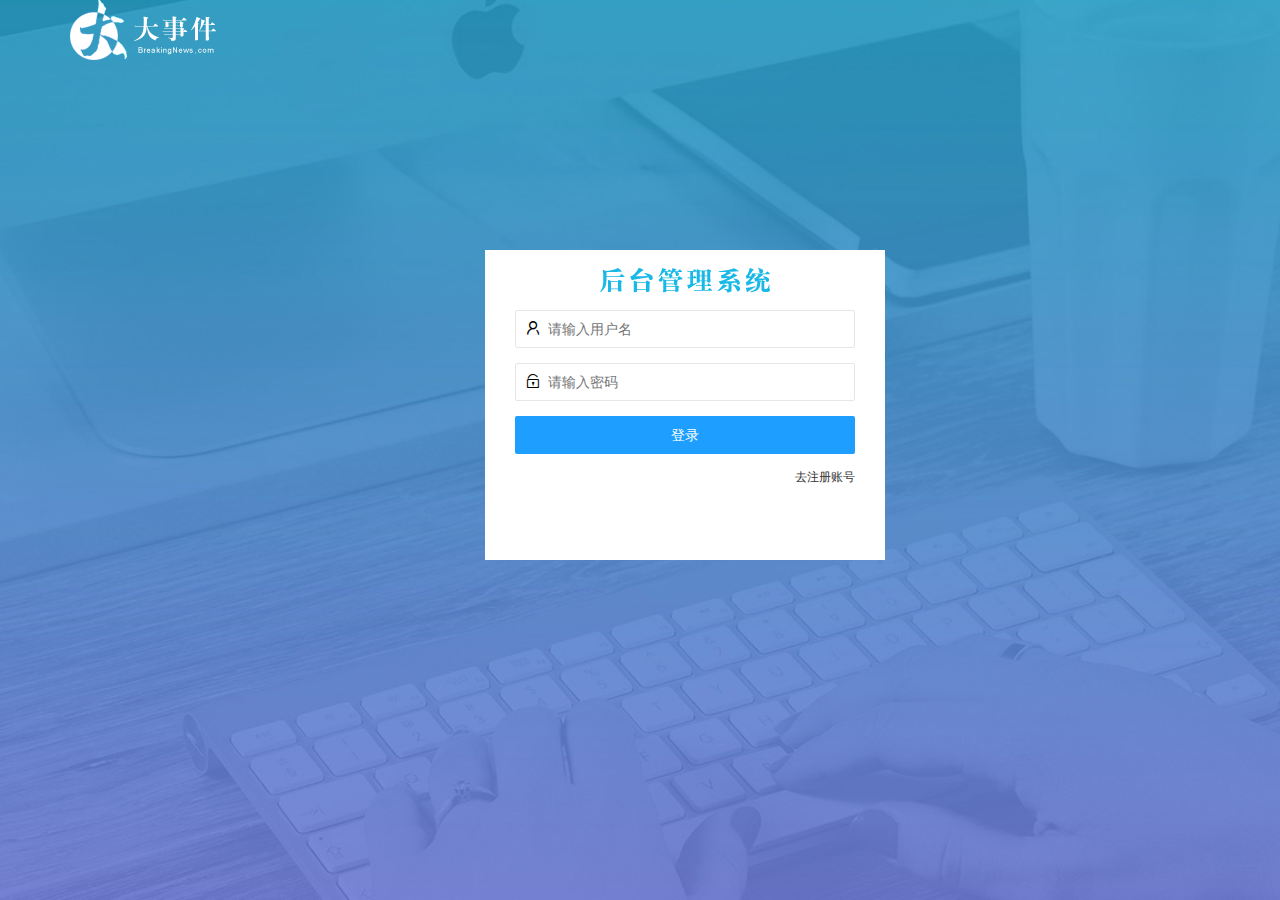
<file: login.html>
<!DOCTYPE html>
<html lang="en">
  <head>
    <meta charset="UTF-8" />
    <meta name="viewport" content="width=device-width, initial-scale=1.0" />
    <title>大事件-登录/注册</title>
    <link rel="stylesheet" href="/assets/lib/layui/css/layui.css" />
    <link rel="stylesheet" href="/assets/css/login.css" />
  </head>
  <body>
    <!-- 头部logo部分 -->
    <div class="layui-main">
      <img src="/assets/images/logo.png" alt="" />
    </div>
    <!-- 登陆注册部分 -->
    <div class="logoAddRegist">
      <div class="logo_box"></div>
      <!-- 登录的div -->
      <div class="login-box">
        <!-- 登录的表单 -->
        <form class="layui-form" id="form_login">
          <!-- 用户名 -->
          <div class="layui-form-item">
            <i class="layui-icon layui-icon-username"></i>
            <input type="text" name="username" required lay-verify="required" placeholder="请输入用户名" autocomplete="off" class="layui-input" />
          </div>
          <!-- 密码 -->
          <div class="layui-form-item">
            <i class="layui-icon layui-icon-password"></i>
            <input type="password" name="password" required lay-verify="required|pwd" placeholder="请输入密码" autocomplete="off" class="layui-input" />
          </div>
          <!-- 登录按钮 -->
          <div class="layui-form-item">
            <!-- 注意：表单提交按钮和普通按钮的区别，就是 lay-submit 属性 -->
            <button class="layui-btn layui-btn-fluid layui-btn-normal" lay-submit>登录</button>
          </div>
          <div class="layui-form-item links">
            <a href="javascript:;" id="link_reg">去注册账号</a>
          </div>
        </form>
      </div>
      <!-- 注册的div -->
      <div class="reg-box">
        <!-- 注册的表单 -->
        <form class="layui-form" id="form_reg">
          <!-- 用户名 -->
          <div class="layui-form-item">
            <i class="layui-icon layui-icon-username"></i>
            <input type="text" name="username" required lay-verify="required" placeholder="请输入用户名" autocomplete="off" class="layui-input" />
          </div>
          <!-- 密码 -->
          <div class="layui-form-item">
            <i class="layui-icon layui-icon-password"></i>
            <input type="password" name="password" required lay-verify="required|pwd" placeholder="请输入密码" autocomplete="off" class="layui-input" />
          </div>
          <!-- 密码确认框 -->
          <div class="layui-form-item">
            <i class="layui-icon layui-icon-password"></i>
            <input type="password" name="repassword" required lay-verify="required|pwd|repwd" placeholder="再次确认密码" autocomplete="off" class="layui-input" />
          </div>
          <!-- 注册按钮 -->
          <div class="layui-form-item">
            <!-- 注意：表单提交按钮和普通按钮的区别，就是 lay-submit 属性 -->
            <button class="layui-btn layui-btn-fluid layui-btn-normal" lay-submit>注册</button>
          </div>
          <div class="layui-form-item links">
            <a href="javascript:;" id="link_login">去登录</a>
          </div>
        </form>
      </div>
    </div>
  </body>
  <script src="/assets/lib/layui/layui.all.js"></script>
  <script src="/assets/lib/jquery.js"></script>
  <script src="/assets/js/baseAPI.js"></script>
  <script src="/assets/js/login.js"></script>
</html>
</file>
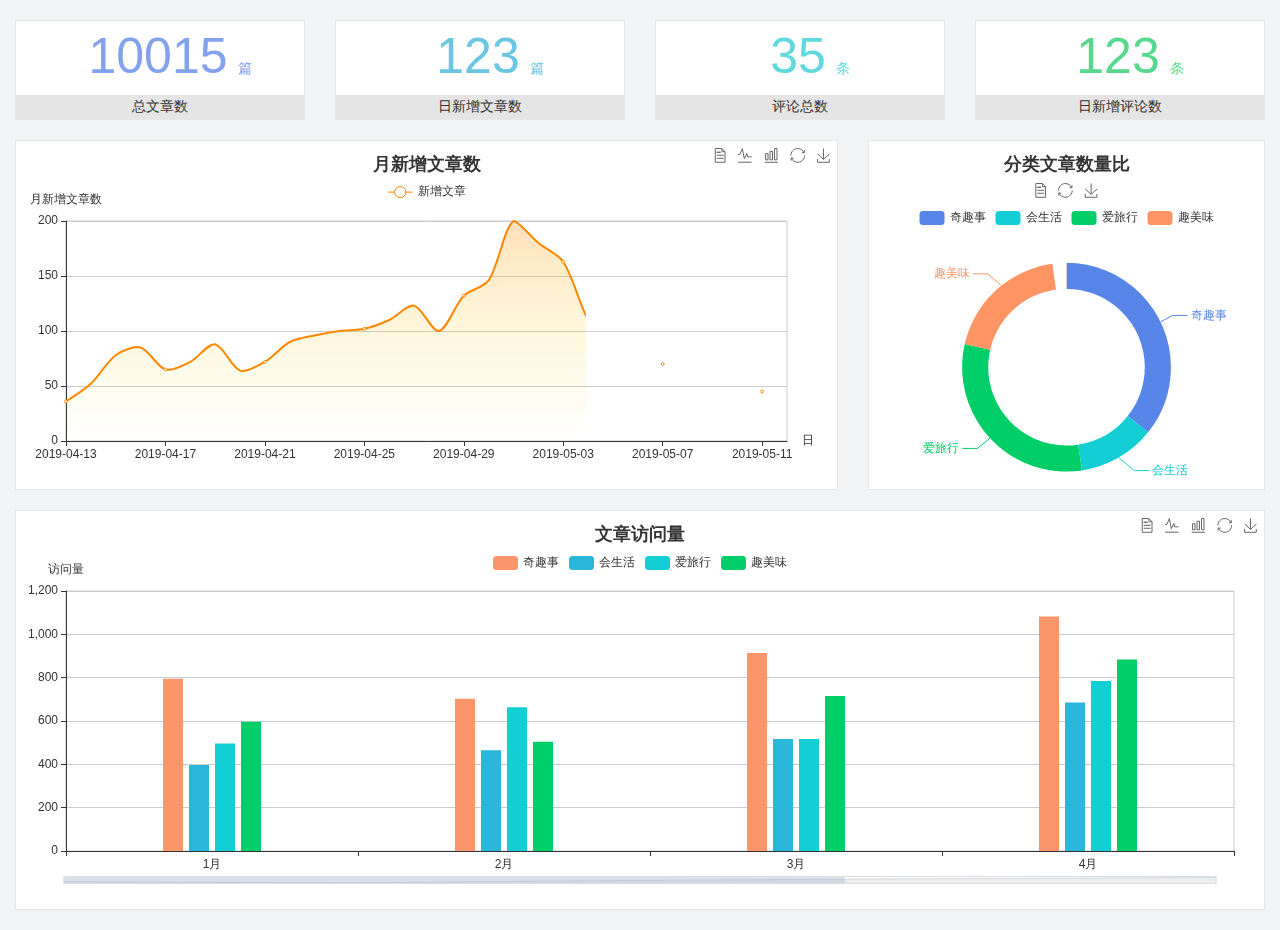
<file: home/dashboard.html>
<!DOCTYPE html>
<html lang="en">

<head>
  <meta charset="UTF-8">
  <meta name="viewport" content="width=device-width, initial-scale=1.0">
  <meta http-equiv="X-UA-Compatible" content="ie=edge">
  <title>图表统计</title>
  <link rel="stylesheet" href="../../assets/lib/bootstrap.css" />
  <link rel="stylesheet" href="../../assets/lib/main.css" />
  <script src="../../assets/lib/jquery.js"></script>
  <script type="text/javascript" src="../../assets/lib/echarts.min.js"></script>
</head>

<body>
  <div class="container-fluid">
    <div class="row spannel_list">
      <div class="col-sm-3 col-xs-6">
        <div class="spannel">
          <em>10015</em><span>篇</span>
          <b>总文章数</b>
        </div>
      </div>
      <div class="col-sm-3 col-xs-6">
        <div class="spannel scolor01">
          <em>123</em><span>篇</span>
          <b>日新增文章数</b>
        </div>
      </div>
      <div class="col-sm-3 col-xs-6">
        <div class="spannel scolor02">
          <em>35</em><span>条</span>
          <b>评论总数</b>
        </div>
      </div>
      <div class="col-sm-3 col-xs-6">
        <div class="spannel scolor03">
          <em>123</em><span>条</span>
          <b>日新增评论数</b>
        </div>
      </div>
    </div>
  </div>

  <div class="container-fluid">
    <div class="row curve-pie">
      <div class="col-lg-8 col-md-8">
        <div class="gragh_pannel" id="curve_show"></div>
      </div>
      <div class="col-lg-4 col-md-4">
        <div class="gragh_pannel" id="pie_show"></div>
      </div>
    </div>
  </div>

  <div class="container-fluid">
    <div class="column_pannel" id="column_show"></div>
  </div>

  <script>
    var oChart = echarts.init(document.getElementById('curve_show'));
    var aList_all = [
      { 'count': 36, 'date': '2019-04-13' },
      { 'count': 52, 'date': '2019-04-14' },
      { 'count': 78, 'date': '2019-04-15' },
      { 'count': 85, 'date': '2019-04-16' },
      { 'count': 65, 'date': '2019-04-17' },
      { 'count': 72, 'date': '2019-04-18' },
      { 'count': 88, 'date': '2019-04-19' },
      { 'count': 64, 'date': '2019-04-20' },
      { 'count': 72, 'date': '2019-04-21' },
      { 'count': 90, 'date': '2019-04-22' },
      { 'count': 96, 'date': '2019-04-23' },
      { 'count': 100, 'date': '2019-04-24' },
      { 'count': 102, 'date': '2019-04-25' },
      { 'count': 110, 'date': '2019-04-26' },
      { 'count': 123, 'date': '2019-04-27' },
      { 'count': 100, 'date': '2019-04-28' },
      { 'count': 132, 'date': '2019-04-29' },
      { 'count': 146, 'date': '2019-04-30' },
      { 'count': 200, 'date': '2019-05-01' },
      { 'count': 180, 'date': '2019-05-02' },
      { 'count': 163, 'date': '2019-05-03' },
      { 'count': 110, 'date': '2019-05-04' },
      { 'count': 80, 'date': '2019-05-05' },
      { 'count': 82, 'date': '2019-05-06' },
      { 'count': 70, 'date': '2019-05-07' },
      { 'count': 65, 'date': '2019-05-08' },
      { 'count': 54, 'date': '2019-05-09' },
      { 'count': 40, 'date': '2019-05-10' },
      { 'count': 45, 'date': '2019-05-11' },
      { 'count': 38, 'date': '2019-05-12' },
    ];

    let aCount = [];
    let aDate = [];

    for (var i = 0; i < aList_all.length; i++) {
      aCount.push(aList_all[i].count);
      aDate.push(aList_all[i].date);
    }

    var chartopt = {
      title: {
        text: '月新增文章数',
        left: 'center',
        top: '10'
      },
      tooltip: {
        trigger: 'axis'
      },
      legend: {
        data: ['新增文章'],
        top: '40'
      },
      toolbox: {
        show: true,
        feature: {
          mark: { show: true },
          dataView: { show: true, readOnly: false },
          magicType: { show: true, type: ['line', 'bar'] },
          restore: { show: true },
          saveAsImage: { show: true }
        }
      },
      calculable: true,
      xAxis: [
        {
          name: '日',
          type: 'category',
          boundaryGap: false,
          data: aDate
        }
      ],
      yAxis: [
        {
          name: '月新增文章数',
          type: 'value'
        }
      ],
      series: [
        {
          name: '新增文章',
          type: 'line',
          smooth: true,
          itemStyle: { normal: { areaStyle: { type: 'default' }, color: '#f80' }, lineStyle: { color: '#f80' } },
          data: aCount
        }],
      areaStyle: {
        normal: {
          color: new echarts.graphic.LinearGradient(0, 0, 0, 1, [{
            offset: 0,
            color: 'rgba(255,136,0,0.39)'
          }, {
            offset: .34,
            color: 'rgba(255,180,0,0.25)'
          }, {
            offset: 1,
            color: 'rgba(255,222,0,0.00)'
          }])

        }
      },
      grid: {
        show: true,
        x: 50,
        x2: 50,
        y: 80,
        height: 220
      }
    };

    oChart.setOption(chartopt);


    var oPie = echarts.init(document.getElementById('pie_show'));
    var oPieopt =
    {
      title: {
        top: 10,
        text: '分类文章数量比',
        x: 'center'
      },
      tooltip: {
        trigger: 'item',
        formatter: "{a} <br/>{b} : {c} ({d}%)"
      },
      color: ['#5885e8', '#13cfd5', '#00ce68', '#ff9565'],
      legend: {
        x: 'center',
        top: 65,
        data: ['奇趣事', '会生活', '爱旅行', '趣美味']
      },
      toolbox: {
        show: true,
        x: 'center',
        top: 35,
        feature: {
          mark: { show: true },
          dataView: { show: true, readOnly: false },
          magicType: {
            show: true,
            type: ['pie', 'funnel'],
            option: {
              funnel: {
                x: '25%',
                width: '50%',
                funnelAlign: 'left',
                max: 1548
              }
            }
          },
          restore: { show: true },
          saveAsImage: { show: true }
        }
      },
      calculable: true,
      series: [
        {
          name: '访问来源',
          type: 'pie',
          radius: ['45%', '60%'],
          center: ['50%', '65%'],
          data: [
            { value: 300, name: '奇趣事' },
            { value: 100, name: '会生活' },
            { value: 260, name: '爱旅行' },
            { value: 180, name: '趣美味' }
          ]
        }
      ]
    };
    oPie.setOption(oPieopt);



    var oColumn = this.echarts.init(document.getElementById('column_show'));
    var oColumnopt =
    {
      title: {
        text: '文章访问量',
        left: 'center',
        top: '10'
      },
      tooltip: {
        trigger: 'axis'
      },
      legend: {
        data: ['奇趣事', '会生活', '爱旅行', '趣美味'],
        top: '40'
      },
      toolbox: {
        show: true,
        feature: {
          mark: { show: true },
          dataView: { show: true, readOnly: false },
          magicType: { show: true, type: ['line', 'bar'] },
          restore: { show: true },
          saveAsImage: { show: true }
        }
      },
      calculable: true,
      xAxis: [
        {
          type: 'category',
          data: ['1月', '2月', '3月', '4月', '5月']
        }
      ],
      yAxis: [
        {
          name: '访问量',
          type: 'value'
        }
      ],
      series: [
        {
          name: '奇趣事',
          type: 'bar',
          barWidth: 20,
          itemStyle: {
            normal: { areaStyle: { type: 'default' }, color: '#fd956a' }
          },
          data: [800, 708, 920, 1090, 1200]
        },
        {
          name: '会生活',
          type: 'bar',
          barWidth: 20,
          itemStyle: {
            normal: { areaStyle: { type: 'default' }, color: '#2bb6db' }
          },
          data: [400, 468, 520, 690, 800]
        },
        {
          name: '爱旅行',
          type: 'bar',
          barWidth: 20,
          itemStyle: {
            normal: { areaStyle: { type: 'default' }, color: '#13cfd5' }
          },
          data: [500, 668, 520, 790, 900]
        },
        {
          name: '趣美味',
          type: 'bar',
          barWidth: 20,
          itemStyle: {
            normal: { areaStyle: { type: 'default' }, color: '#00ce68' }
          },
          data: [600, 508, 720, 890, 1000]
        }
      ],
      grid: {
        show: true,
        x: 50,
        x2: 30,
        y: 80,
        height: 260
      },
      dataZoom: [//给x轴设置滚动条
        {
          start: 0,//默认为0
          end: 100 - 1000 / 31,//默认为100
          type: 'slider',
          show: true,
          xAxisIndex: [0],
          handleSize: 0,//滑动条的 左右2个滑动条的大小
          height: 8,//组件高度
          left: 45, //左边的距离
          right: 50,//右边的距离
          bottom: 26,//右边的距离
          handleColor: '#ddd',//h滑动图标的颜色
          handleStyle: {
            borderColor: "#cacaca",
            borderWidth: "1",
            shadowBlur: 2,
            background: "#ddd",
            shadowColor: "#ddd",
          }
        }]
    };
    oColumn.setOption(oColumnopt);
  </script>
</body>

</html>
</file>
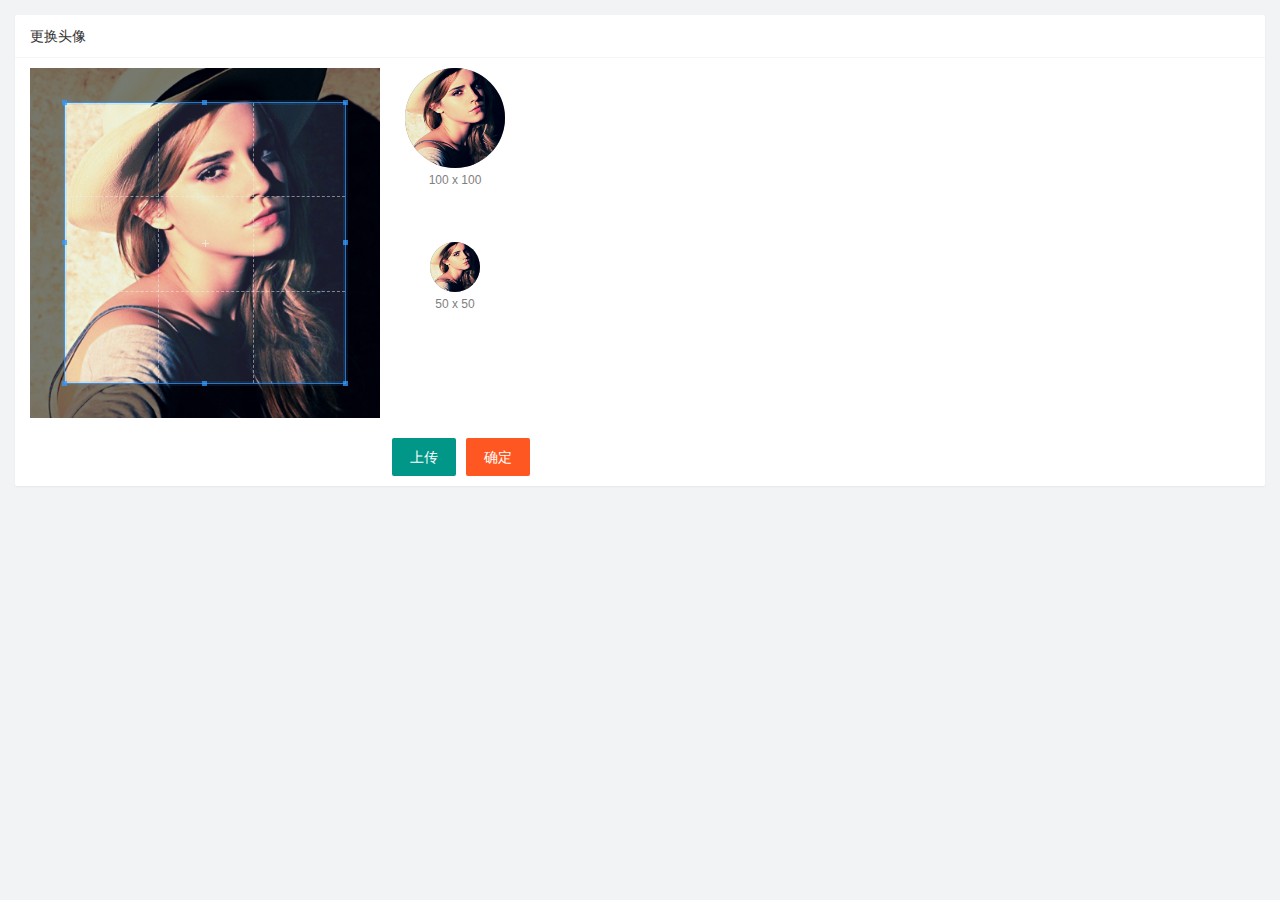
<file: user/user_avatar.html>
<!DOCTYPE html>
<html lang="en">
  <head>
    <meta charset="UTF-8" />
    <meta name="viewport" content="width=device-width, initial-scale=1.0" />
    <title>Document</title>
    <link rel="stylesheet" href="/assets/lib/layui/css/layui.css" />
    <link rel="stylesheet" href="/assets/lib/cropper/cropper.css" />
    <link rel="stylesheet" href="/assets/css/user/user_avatar.css" />
  </head>
  <body>
    <!-- 卡片区域 -->
    <div class="layui-card">
      <div class="layui-card-header">更换头像</div>
      <div class="layui-card-body">
        <!-- 第一行的图片裁剪和预览区域 -->
        <div class="row1">
          <!-- 图片裁剪区域 -->
          <div class="cropper-box">
            <!-- 这个 img 标签很重要，将来会把它初始化为裁剪区域 -->
            <img id="image" src="/assets/images/sample.jpg" />
          </div>
          <!-- 图片的预览区域 -->
          <div class="preview-box">
            <div>
              <!-- 宽高为 100px 的预览区域 -->
              <div class="img-preview w100"></div>
              <p class="size">100 x 100</p>
            </div>
            <div>
              <!-- 宽高为 50px 的预览区域 -->
              <div class="img-preview w50"></div>
              <p class="size">50 x 50</p>
            </div>
          </div>
        </div>

        <!-- 第二行的按钮区域 -->
        <div class="row2">
          <!-- 通过 accept 属性，可以指定，允许用户选择什么类型的文件 -->
          <input type="file" id="file" accept="image/png,image/jpeg" />
          <button type="button" class="layui-btn" id="btnChooseImage">上传</button>
          <button type="button" class="layui-btn layui-btn-danger" id="btnUpload">确定</button>
        </div>
      </div>
    </div>

    <script src="/assets/lib/layui/layui.all.js"></script>
    <script src="/assets/lib/jquery.js"></script>
    <script src="/assets/lib/cropper/Cropper.js"></script>
    <script src="/assets/lib/cropper/jquery-cropper.js"></script>
    <script src="/assets/js/baseAPI.js"></script>
    <script src="/assets/js/user/user_avatar.js"></script>
  </body>
</html>
</file>
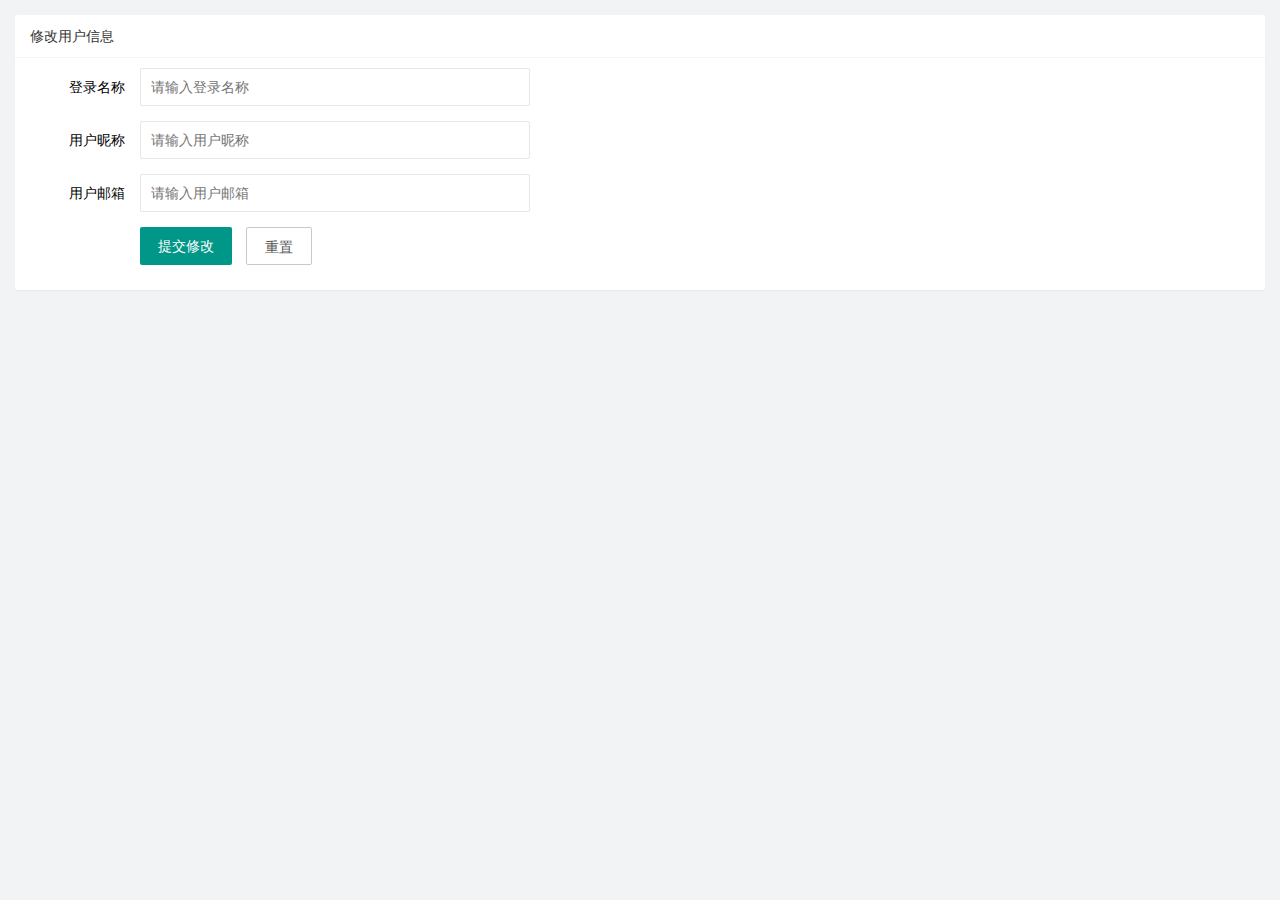
<file: user/user_info.html>
<!DOCTYPE html>
<html lang="en">
  <head>
    <meta charset="UTF-8" />
    <meta name="viewport" content="width=device-width, initial-scale=1.0" />
    <title>Document</title>
    <!-- 导入 layui 的样式 -->
    <link rel="stylesheet" href="/assets/lib/layui/css/layui.css" />
    <!-- 导入自己的样式 -->
    <link rel="stylesheet" href="/assets/css/user/user_info.css" />
  </head>
  <body>
    <!-- 卡片区域 -->
    <div class="layui-card">
      <div class="layui-card-header">修改用户信息</div>
      <div class="layui-card-body">
        <!-- form 表单区域 -->
        <form class="layui-form" lay-filter="formUserInfo">
          <!-- 这是隐藏域 -->
          <input type="hidden" name="id" value="" />
          <div class="layui-form-item">
            <label class="layui-form-label">登录名称</label>
            <div class="layui-input-block">
              <input type="text" name="username" required lay-verify="required" placeholder="请输入登录名称" autocomplete="off" class="layui-input" readonly />
            </div>
          </div>
          <div class="layui-form-item">
            <label class="layui-form-label">用户昵称</label>
            <div class="layui-input-block">
              <input type="text" name="nickname" required lay-verify="required|nickname" placeholder="请输入用户昵称" autocomplete="off" class="layui-input" />
            </div>
          </div>
          <div class="layui-form-item">
            <label class="layui-form-label">用户邮箱</label>
            <div class="layui-input-block">
              <input type="text" name="email" required lay-verify="required|email" placeholder="请输入用户邮箱" autocomplete="off" class="layui-input" />
            </div>
          </div>
          <div class="layui-form-item">
            <div class="layui-input-block">
              <button class="layui-btn" lay-submit lay-filter="formDemo">提交修改</button>
              <button type="reset" class="layui-btn layui-btn-primary" id="btnReset">重置</button>
            </div>
          </div>
        </form>
      </div>
    </div>

    <!-- 导入 layui 的 js -->
    <script src="/assets/lib/layui/layui.all.js"></script>
    <!-- 导入 jquery -->
    <script src="/assets/lib/jquery.js"></script>
    <!-- 导入 baseAPI -->
    <script src="/assets/js/baseAPI.js"></script>
    <!-- 导入自己的 js -->
    <script src="/assets/js/user/user_info.js"></script>
  </body>
</html>
</file>
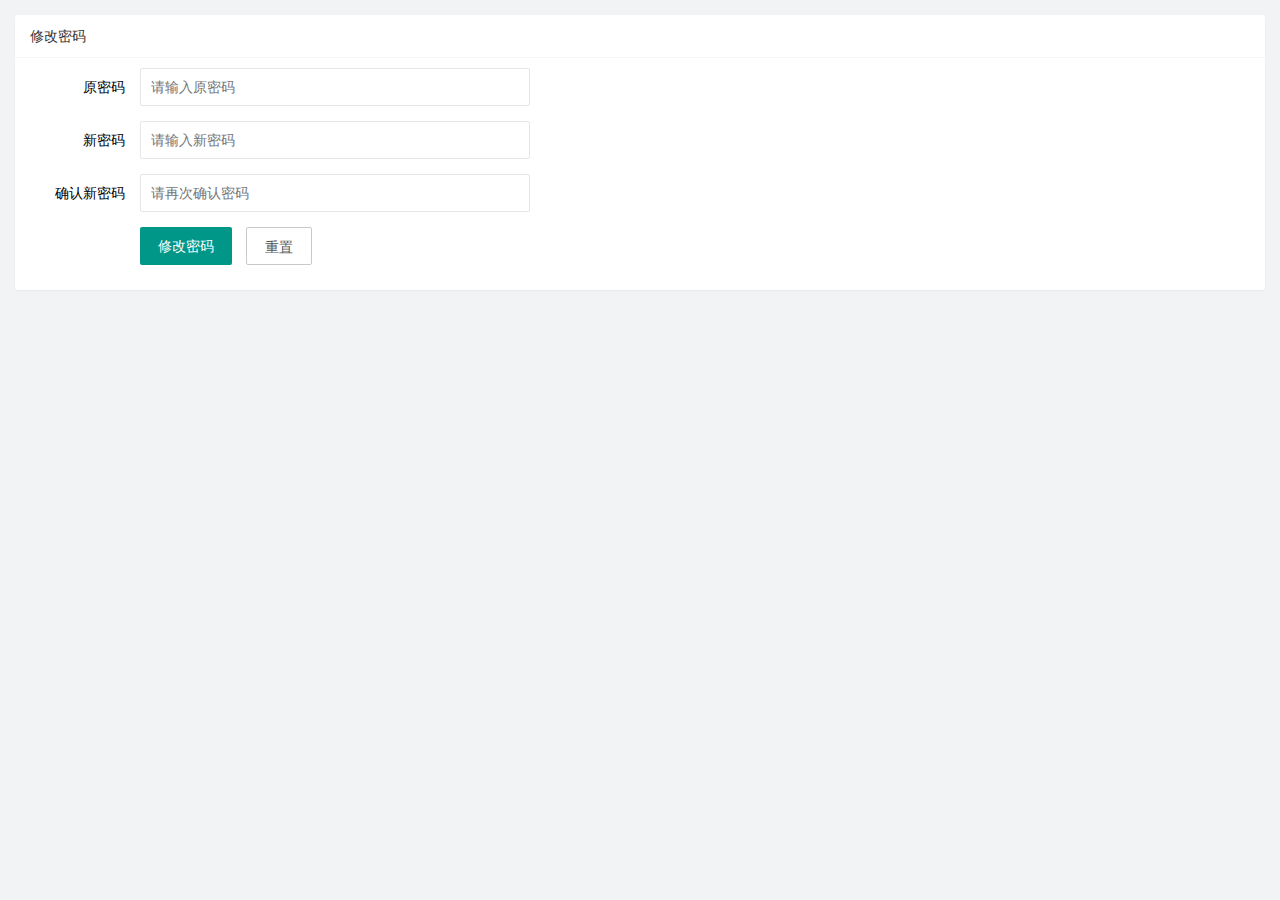
<file: user/user_pwd.html>
<!DOCTYPE html>
<html lang="en">
  <head>
    <meta charset="UTF-8" />
    <meta name="viewport" content="width=device-width, initial-scale=1.0" />
    <title>Document</title>
    <link rel="stylesheet" href="/assets/lib/layui/css/layui.css" />
    <link rel="stylesheet" href="/assets/css/user/user_pwd.css" />
  </head>
  <body>
    <!-- 卡片区域 -->
    <div class="layui-card">
      <div class="layui-card-header">修改密码</div>
      <div class="layui-card-body">
        <form class="layui-form">
          <div class="layui-form-item">
            <label class="layui-form-label">原密码</label>
            <div class="layui-input-block">
              <input type="password" name="oldPwd" required lay-verify="required|pwd" placeholder="请输入原密码" autocomplete="off" class="layui-input" />
            </div>
          </div>
          <div class="layui-form-item">
            <label class="layui-form-label">新密码</label>
            <div class="layui-input-block">
              <input type="password" name="newPwd" required lay-verify="required|pwd|samePwd" placeholder="请输入新密码" autocomplete="off" class="layui-input" />
            </div>
          </div>
          <div class="layui-form-item">
            <label class="layui-form-label">确认新密码</label>
            <div class="layui-input-block">
              <input type="password" name="rePwd" required lay-verify="required|pwd|rePwd" placeholder="请再次确认密码" autocomplete="off" class="layui-input" />
            </div>
          </div>
          <div class="layui-form-item">
            <div class="layui-input-block">
              <button class="layui-btn" lay-submit lay-filter="formDemo">修改密码</button>
              <button type="reset" class="layui-btn layui-btn-primary">重置</button>
            </div>
          </div>
        </form>
      </div>
    </div>

    <!-- 导入 layui 的 js -->
    <script src="/assets/lib/layui/layui.all.js"></script>
    <!-- 导入 jQuery -->
    <script src="/assets/lib/jquery.js"></script>
    <!-- 导入 baseAPI -->
    <script src="/assets/js/baseAPI.js"></script>
    <!-- 导入自己的 js -->
    <script src="/assets/js/user/user_pwd.js"></script>
  </body>
</html>
</file>
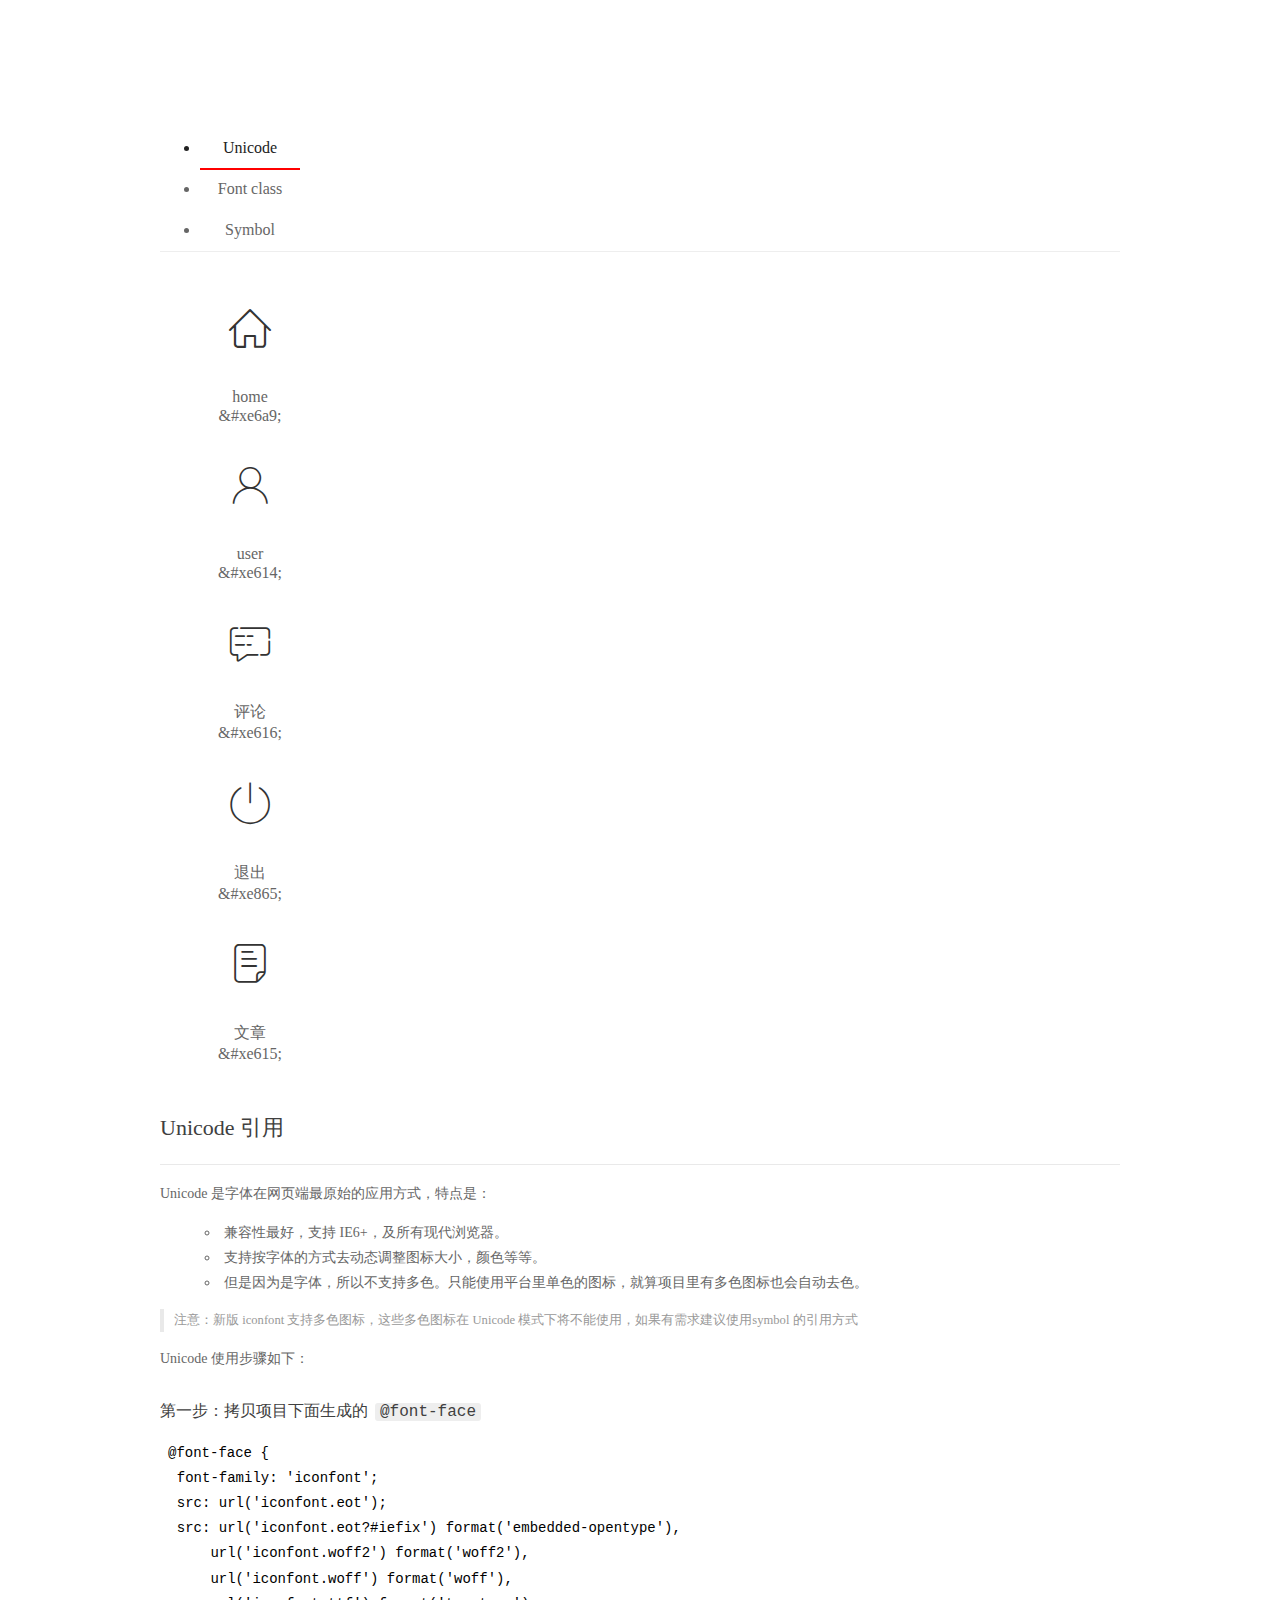
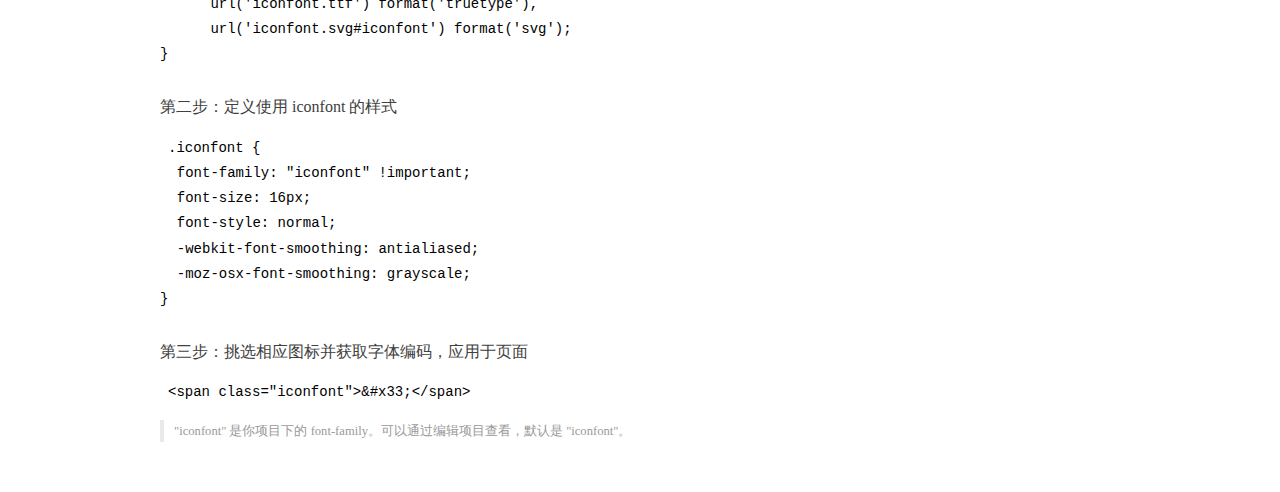
<file: assets/fonts/demo_index.html>
<!DOCTYPE html>
<html>
<head>
  <meta charset="utf-8"/>
  <title>IconFont Demo</title>
  <link rel="shortcut icon" href="https://gtms04.alicdn.com/tps/i4/TB1_oz6GVXXXXaFXpXXJDFnIXXX-64-64.ico" type="image/x-icon"/>
  <link rel="stylesheet" href="https://g.alicdn.com/thx/cube/1.3.2/cube.min.css">
  <link rel="stylesheet" href="demo.css">
  <link rel="stylesheet" href="iconfont.css">
  <script src="iconfont.js"></script>
  <!-- jQuery -->
  <script src="https://a1.alicdn.com/oss/uploads/2018/12/26/7bfddb60-08e8-11e9-9b04-53e73bb6408b.js"></script>
  <!-- 代码高亮 -->
  <script src="https://a1.alicdn.com/oss/uploads/2018/12/26/a3f714d0-08e6-11e9-8a15-ebf944d7534c.js"></script>
</head>
<body>
  <div class="main">
    <h1 class="logo"><a href="https://www.iconfont.cn/" title="iconfont 首页" target="_blank">&#xe86b;</a></h1>
    <div class="nav-tabs">
      <ul id="tabs" class="dib-box">
        <li class="dib active"><span>Unicode</span></li>
        <li class="dib"><span>Font class</span></li>
        <li class="dib"><span>Symbol</span></li>
      </ul>
      
    </div>
    <div class="tab-container">
      <div class="content unicode" style="display: block;">
          <ul class="icon_lists dib-box">
          
            <li class="dib">
              <span class="icon iconfont">&#xe6a9;</span>
                <div class="name">home</div>
                <div class="code-name">&amp;#xe6a9;</div>
              </li>
          
            <li class="dib">
              <span class="icon iconfont">&#xe614;</span>
                <div class="name">user</div>
                <div class="code-name">&amp;#xe614;</div>
              </li>
          
            <li class="dib">
              <span class="icon iconfont">&#xe616;</span>
                <div class="name">评论</div>
                <div class="code-name">&amp;#xe616;</div>
              </li>
          
            <li class="dib">
              <span class="icon iconfont">&#xe865;</span>
                <div class="name">退出</div>
                <div class="code-name">&amp;#xe865;</div>
              </li>
          
            <li class="dib">
              <span class="icon iconfont">&#xe615;</span>
                <div class="name">文章</div>
                <div class="code-name">&amp;#xe615;</div>
              </li>
          
          </ul>
          <div class="article markdown">
          <h2 id="unicode-">Unicode 引用</h2>
          <hr>

          <p>Unicode 是字体在网页端最原始的应用方式，特点是：</p>
          <ul>
            <li>兼容性最好，支持 IE6+，及所有现代浏览器。</li>
            <li>支持按字体的方式去动态调整图标大小，颜色等等。</li>
            <li>但是因为是字体，所以不支持多色。只能使用平台里单色的图标，就算项目里有多色图标也会自动去色。</li>
          </ul>
          <blockquote>
            <p>注意：新版 iconfont 支持多色图标，这些多色图标在 Unicode 模式下将不能使用，如果有需求建议使用symbol 的引用方式</p>
          </blockquote>
          <p>Unicode 使用步骤如下：</p>
          <h3 id="-font-face">第一步：拷贝项目下面生成的 <code>@font-face</code></h3>
<pre><code class="language-css"
>@font-face {
  font-family: 'iconfont';
  src: url('iconfont.eot');
  src: url('iconfont.eot?#iefix') format('embedded-opentype'),
      url('iconfont.woff2') format('woff2'),
      url('iconfont.woff') format('woff'),
      url('iconfont.ttf') format('truetype'),
      url('iconfont.svg#iconfont') format('svg');
}
</code></pre>
          <h3 id="-iconfont-">第二步：定义使用 iconfont 的样式</h3>
<pre><code class="language-css"
>.iconfont {
  font-family: "iconfont" !important;
  font-size: 16px;
  font-style: normal;
  -webkit-font-smoothing: antialiased;
  -moz-osx-font-smoothing: grayscale;
}
</code></pre>
          <h3 id="-">第三步：挑选相应图标并获取字体编码，应用于页面</h3>
<pre>
<code class="language-html"
>&lt;span class="iconfont"&gt;&amp;#x33;&lt;/span&gt;
</code></pre>
          <blockquote>
            <p>"iconfont" 是你项目下的 font-family。可以通过编辑项目查看，默认是 "iconfont"。</p>
          </blockquote>
          </div>
      </div>
      <div class="content font-class">
        <ul class="icon_lists dib-box">
          
          <li class="dib">
            <span class="icon iconfont icon-home"></span>
            <div class="name">
              home
            </div>
            <div class="code-name">.icon-home
            </div>
          </li>
          
          <li class="dib">
            <span class="icon iconfont icon-user"></span>
            <div class="name">
              user
            </div>
            <div class="code-name">.icon-user
            </div>
          </li>
          
          <li class="dib">
            <span class="icon iconfont icon-pinglun"></span>
            <div class="name">
              评论
            </div>
            <div class="code-name">.icon-pinglun
            </div>
          </li>
          
          <li class="dib">
            <span class="icon iconfont icon-tuichu"></span>
            <div class="name">
              退出
            </div>
            <div class="code-name">.icon-tuichu
            </div>
          </li>
          
          <li class="dib">
            <span class="icon iconfont icon-16"></span>
            <div class="name">
              文章
            </div>
            <div class="code-name">.icon-16
            </div>
          </li>
          
        </ul>
        <div class="article markdown">
        <h2 id="font-class-">font-class 引用</h2>
        <hr>

        <p>font-class 是 Unicode 使用方式的一种变种，主要是解决 Unicode 书写不直观，语意不明确的问题。</p>
        <p>与 Unicode 使用方式相比，具有如下特点：</p>
        <ul>
          <li>兼容性良好，支持 IE8+，及所有现代浏览器。</li>
          <li>相比于 Unicode 语意明确，书写更直观。可以很容易分辨这个 icon 是什么。</li>
          <li>因为使用 class 来定义图标，所以当要替换图标时，只需要修改 class 里面的 Unicode 引用。</li>
          <li>不过因为本质上还是使用的字体，所以多色图标还是不支持的。</li>
        </ul>
        <p>使用步骤如下：</p>
        <h3 id="-fontclass-">第一步：引入项目下面生成的 fontclass 代码：</h3>
<pre><code class="language-html">&lt;link rel="stylesheet" href="./iconfont.css"&gt;
</code></pre>
        <h3 id="-">第二步：挑选相应图标并获取类名，应用于页面：</h3>
<pre><code class="language-html">&lt;span class="iconfont icon-xxx"&gt;&lt;/span&gt;
</code></pre>
        <blockquote>
          <p>"
            iconfont" 是你项目下的 font-family。可以通过编辑项目查看，默认是 "iconfont"。</p>
        </blockquote>
      </div>
      </div>
      <div class="content symbol">
          <ul class="icon_lists dib-box">
          
            <li class="dib">
                <svg class="icon svg-icon" aria-hidden="true">
                  <use xlink:href="#icon-home"></use>
                </svg>
                <div class="name">home</div>
                <div class="code-name">#icon-home</div>
            </li>
          
            <li class="dib">
                <svg class="icon svg-icon" aria-hidden="true">
                  <use xlink:href="#icon-user"></use>
                </svg>
                <div class="name">user</div>
                <div class="code-name">#icon-user</div>
            </li>
          
            <li class="dib">
                <svg class="icon svg-icon" aria-hidden="true">
                  <use xlink:href="#icon-pinglun"></use>
                </svg>
                <div class="name">评论</div>
                <div class="code-name">#icon-pinglun</div>
            </li>
          
            <li class="dib">
                <svg class="icon svg-icon" aria-hidden="true">
                  <use xlink:href="#icon-tuichu"></use>
                </svg>
                <div class="name">退出</div>
                <div class="code-name">#icon-tuichu</div>
            </li>
          
            <li class="dib">
                <svg class="icon svg-icon" aria-hidden="true">
                  <use xlink:href="#icon-16"></use>
                </svg>
                <div class="name">文章</div>
                <div class="code-name">#icon-16</div>
            </li>
          
          </ul>
          <div class="article markdown">
          <h2 id="symbol-">Symbol 引用</h2>
          <hr>

          <p>这是一种全新的使用方式，应该说这才是未来的主流，也是平台目前推荐的用法。相关介绍可以参考这篇<a href="">文章</a>
            这种用法其实是做了一个 SVG 的集合，与另外两种相比具有如下特点：</p>
          <ul>
            <li>支持多色图标了，不再受单色限制。</li>
            <li>通过一些技巧，支持像字体那样，通过 <code>font-size</code>, <code>color</code> 来调整样式。</li>
            <li>兼容性较差，支持 IE9+，及现代浏览器。</li>
            <li>浏览器渲染 SVG 的性能一般，还不如 png。</li>
          </ul>
          <p>使用步骤如下：</p>
          <h3 id="-symbol-">第一步：引入项目下面生成的 symbol 代码：</h3>
<pre><code class="language-html">&lt;script src="./iconfont.js"&gt;&lt;/script&gt;
</code></pre>
          <h3 id="-css-">第二步：加入通用 CSS 代码（引入一次就行）：</h3>
<pre><code class="language-html">&lt;style&gt;
.icon {
  width: 1em;
  height: 1em;
  vertical-align: -0.15em;
  fill: currentColor;
  overflow: hidden;
}
&lt;/style&gt;
</code></pre>
          <h3 id="-">第三步：挑选相应图标并获取类名，应用于页面：</h3>
<pre><code class="language-html">&lt;svg class="icon" aria-hidden="true"&gt;
  &lt;use xlink:href="#icon-xxx"&gt;&lt;/use&gt;
&lt;/svg&gt;
</code></pre>
          </div>
      </div>

    </div>
  </div>
  <script>
  $(document).ready(function () {
      $('.tab-container .content:first').show()

      $('#tabs li').click(function (e) {
        var tabContent = $('.tab-container .content')
        var index = $(this).index()

        if ($(this).hasClass('active')) {
          return
        } else {
          $('#tabs li').removeClass('active')
          $(this).addClass('active')

          tabContent.hide().eq(index).fadeIn()
        }
      })
    })
  </script>
</body>
</html>
</file>
<file: assets/lib/layui/css/layui.css>
/** layui-v2.5.5 MIT License By https://www.layui.com */
 .layui-inline,img{display:inline-block;vertical-align:middle}h1,h2,h3,h4,h5,h6{font-weight:400}.layui-edge,.layui-header,.layui-inline,.layui-main{position:relative}.layui-body,.layui-edge,.layui-elip{overflow:hidden}.layui-btn,.layui-edge,.layui-inline,img{vertical-align:middle}.layui-btn,.layui-disabled,.layui-icon,.layui-unselect{-moz-user-select:none;-webkit-user-select:none;-ms-user-select:none}.layui-elip,.layui-form-checkbox span,.layui-form-pane .layui-form-label{text-overflow:ellipsis;white-space:nowrap}.layui-breadcrumb,.layui-tree-btnGroup{visibility:hidden}blockquote,body,button,dd,div,dl,dt,form,h1,h2,h3,h4,h5,h6,input,li,ol,p,pre,td,textarea,th,ul{margin:0;padding:0;-webkit-tap-highlight-color:rgba(0,0,0,0)}a:active,a:hover{outline:0}img{border:none}li{list-style:none}table{border-collapse:collapse;border-spacing:0}h4,h5,h6{font-size:100%}button,input,optgroup,option,select,textarea{font-family:inherit;font-size:inherit;font-style:inherit;font-weight:inherit;outline:0}pre{white-space:pre-wrap;white-space:-moz-pre-wrap;white-space:-pre-wrap;white-space:-o-pre-wrap;word-wrap:break-word}body{line-height:24px;font:14px Helvetica Neue,Helvetica,PingFang SC,Tahoma,Arial,sans-serif}hr{height:1px;margin:10px 0;border:0;clear:both}a{color:#333;text-decoration:none}a:hover{color:#777}a cite{font-style:normal;*cursor:pointer}.layui-border-box,.layui-border-box *{box-sizing:border-box}.layui-box,.layui-box *{box-sizing:content-box}.layui-clear{clear:both;*zoom:1}.layui-clear:after{content:'\20';clear:both;*zoom:1;display:block;height:0}.layui-inline{*display:inline;*zoom:1}.layui-edge{display:inline-block;width:0;height:0;border-width:6px;border-style:dashed;border-color:transparent}.layui-edge-top{top:-4px;border-bottom-color:#999;border-bottom-style:solid}.layui-edge-right{border-left-color:#999;border-left-style:solid}.layui-edge-bottom{top:2px;border-top-color:#999;border-top-style:solid}.layui-edge-left{border-right-color:#999;border-right-style:solid}.layui-disabled,.layui-disabled:hover{color:#d2d2d2!important;cursor:not-allowed!important}.layui-circle{border-radius:100%}.layui-show{display:block!important}.layui-hide{display:none!important}@font-face{font-family:layui-icon;src:url(../font/iconfont.eot?v=250);src:url(../font/iconfont.eot?v=250#iefix) format('embedded-opentype'),url(../font/iconfont.woff2?v=250) format('woff2'),url(../font/iconfont.woff?v=250) format('woff'),url(../font/iconfont.ttf?v=250) format('truetype'),url(../font/iconfont.svg?v=250#layui-icon) format('svg')}.layui-icon{font-family:layui-icon!important;font-size:16px;font-style:normal;-webkit-font-smoothing:antialiased;-moz-osx-font-smoothing:grayscale}.layui-icon-reply-fill:before{content:"\e611"}.layui-icon-set-fill:before{content:"\e614"}.layui-icon-menu-fill:before{content:"\e60f"}.layui-icon-search:before{content:"\e615"}.layui-icon-share:before{content:"\e641"}.layui-icon-set-sm:before{content:"\e620"}.layui-icon-engine:before{content:"\e628"}.layui-icon-close:before{content:"\1006"}.layui-icon-close-fill:before{content:"\1007"}.layui-icon-chart-screen:before{content:"\e629"}.layui-icon-star:before{content:"\e600"}.layui-icon-circle-dot:before{content:"\e617"}.layui-icon-chat:before{content:"\e606"}.layui-icon-release:before{content:"\e609"}.layui-icon-list:before{content:"\e60a"}.layui-icon-chart:before{content:"\e62c"}.layui-icon-ok-circle:before{content:"\1005"}.layui-icon-layim-theme:before{content:"\e61b"}.layui-icon-table:before{content:"\e62d"}.layui-icon-right:before{content:"\e602"}.layui-icon-left:before{content:"\e603"}.layui-icon-cart-simple:before{content:"\e698"}.layui-icon-face-cry:before{content:"\e69c"}.layui-icon-face-smile:before{content:"\e6af"}.layui-icon-survey:before{content:"\e6b2"}.layui-icon-tree:before{content:"\e62e"}.layui-icon-upload-circle:before{content:"\e62f"}.layui-icon-add-circle:before{content:"\e61f"}.layui-icon-download-circle:before{content:"\e601"}.layui-icon-templeate-1:before{content:"\e630"}.layui-icon-util:before{content:"\e631"}.layui-icon-face-surprised:before{content:"\e664"}.layui-icon-edit:before{content:"\e642"}.layui-icon-speaker:before{content:"\e645"}.layui-icon-down:before{content:"\e61a"}.layui-icon-file:before{content:"\e621"}.layui-icon-layouts:before{content:"\e632"}.layui-icon-rate-half:before{content:"\e6c9"}.layui-icon-add-circle-fine:before{content:"\e608"}.layui-icon-prev-circle:before{content:"\e633"}.layui-icon-read:before{content:"\e705"}.layui-icon-404:before{content:"\e61c"}.layui-icon-carousel:before{content:"\e634"}.layui-icon-help:before{content:"\e607"}.layui-icon-code-circle:before{content:"\e635"}.layui-icon-water:before{content:"\e636"}.layui-icon-username:before{content:"\e66f"}.layui-icon-find-fill:before{content:"\e670"}.layui-icon-about:before{content:"\e60b"}.layui-icon-location:before{content:"\e715"}.layui-icon-up:before{content:"\e619"}.layui-icon-pause:before{content:"\e651"}.layui-icon-date:before{content:"\e637"}.layui-icon-layim-uploadfile:before{content:"\e61d"}.layui-icon-delete:before{content:"\e640"}.layui-icon-play:before{content:"\e652"}.layui-icon-top:before{content:"\e604"}.layui-icon-friends:before{content:"\e612"}.layui-icon-refresh-3:before{content:"\e9aa"}.layui-icon-ok:before{content:"\e605"}.layui-icon-layer:before{content:"\e638"}.layui-icon-face-smile-fine:before{content:"\e60c"}.layui-icon-dollar:before{content:"\e659"}.layui-icon-group:before{content:"\e613"}.layui-icon-layim-download:before{content:"\e61e"}.layui-icon-picture-fine:before{content:"\e60d"}.layui-icon-link:before{content:"\e64c"}.layui-icon-diamond:before{content:"\e735"}.layui-icon-log:before{content:"\e60e"}.layui-icon-rate-solid:before{content:"\e67a"}.layui-icon-fonts-del:before{content:"\e64f"}.layui-icon-unlink:before{content:"\e64d"}.layui-icon-fonts-clear:before{content:"\e639"}.layui-icon-triangle-r:before{content:"\e623"}.layui-icon-circle:before{content:"\e63f"}.layui-icon-radio:before{content:"\e643"}.layui-icon-align-center:before{content:"\e647"}.layui-icon-align-right:before{content:"\e648"}.layui-icon-align-left:before{content:"\e649"}.layui-icon-loading-1:before{content:"\e63e"}.layui-icon-return:before{content:"\e65c"}.layui-icon-fonts-strong:before{content:"\e62b"}.layui-icon-upload:before{content:"\e67c"}.layui-icon-dialogue:before{content:"\e63a"}.layui-icon-video:before{content:"\e6ed"}.layui-icon-headset:before{content:"\e6fc"}.layui-icon-cellphone-fine:before{content:"\e63b"}.layui-icon-add-1:before{content:"\e654"}.layui-icon-face-smile-b:before{content:"\e650"}.layui-icon-fonts-html:before{content:"\e64b"}.layui-icon-form:before{content:"\e63c"}.layui-icon-cart:before{content:"\e657"}.layui-icon-camera-fill:before{content:"\e65d"}.layui-icon-tabs:before{content:"\e62a"}.layui-icon-fonts-code:before{content:"\e64e"}.layui-icon-fire:before{content:"\e756"}.layui-icon-set:before{content:"\e716"}.layui-icon-fonts-u:before{content:"\e646"}.layui-icon-triangle-d:before{content:"\e625"}.layui-icon-tips:before{content:"\e702"}.layui-icon-picture:before{content:"\e64a"}.layui-icon-more-vertical:before{content:"\e671"}.layui-icon-flag:before{content:"\e66c"}.layui-icon-loading:before{content:"\e63d"}.layui-icon-fonts-i:before{content:"\e644"}.layui-icon-refresh-1:before{content:"\e666"}.layui-icon-rmb:before{content:"\e65e"}.layui-icon-home:before{content:"\e68e"}.layui-icon-user:before{content:"\e770"}.layui-icon-notice:before{content:"\e667"}.layui-icon-login-weibo:before{content:"\e675"}.layui-icon-voice:before{content:"\e688"}.layui-icon-upload-drag:before{content:"\e681"}.layui-icon-login-qq:before{content:"\e676"}.layui-icon-snowflake:before{content:"\e6b1"}.layui-icon-file-b:before{content:"\e655"}.layui-icon-template:before{content:"\e663"}.layui-icon-auz:before{content:"\e672"}.layui-icon-console:before{content:"\e665"}.layui-icon-app:before{content:"\e653"}.layui-icon-prev:before{content:"\e65a"}.layui-icon-website:before{content:"\e7ae"}.layui-icon-next:before{content:"\e65b"}.layui-icon-component:before{content:"\e857"}.layui-icon-more:before{content:"\e65f"}.layui-icon-login-wechat:before{content:"\e677"}.layui-icon-shrink-right:before{content:"\e668"}.layui-icon-spread-left:before{content:"\e66b"}.layui-icon-camera:before{content:"\e660"}.layui-icon-note:before{content:"\e66e"}.layui-icon-refresh:before{content:"\e669"}.layui-icon-female:before{content:"\e661"}.layui-icon-male:before{content:"\e662"}.layui-icon-password:before{content:"\e673"}.layui-icon-senior:before{content:"\e674"}.layui-icon-theme:before{content:"\e66a"}.layui-icon-tread:before{content:"\e6c5"}.layui-icon-praise:before{content:"\e6c6"}.layui-icon-star-fill:before{content:"\e658"}.layui-icon-rate:before{content:"\e67b"}.layui-icon-template-1:before{content:"\e656"}.layui-icon-vercode:before{content:"\e679"}.layui-icon-cellphone:before{content:"\e678"}.layui-icon-screen-full:before{content:"\e622"}.layui-icon-screen-restore:before{content:"\e758"}.layui-icon-cols:before{content:"\e610"}.layui-icon-export:before{content:"\e67d"}.layui-icon-print:before{content:"\e66d"}.layui-icon-slider:before{content:"\e714"}.layui-icon-addition:before{content:"\e624"}.layui-icon-subtraction:before{content:"\e67e"}.layui-icon-service:before{content:"\e626"}.layui-icon-transfer:before{content:"\e691"}.layui-main{width:1140px;margin:0 auto}.layui-header{z-index:1000;height:60px}.layui-header a:hover{transition:all .5s;-webkit-transition:all .5s}.layui-side{position:fixed;left:0;top:0;bottom:0;z-index:999;width:200px;overflow-x:hidden}.layui-side-scroll{position:relative;width:220px;height:100%;overflow-x:hidden}.layui-body{position:absolute;left:200px;right:0;top:0;bottom:0;z-index:998;width:auto;overflow-y:auto;box-sizing:border-box}.layui-layout-body{overflow:hidden}.layui-layout-admin .layui-header{background-color:#23262E}.layui-layout-admin .layui-side{top:60px;width:200px;overflow-x:hidden}.layui-layout-admin .layui-body{position:fixed;top:60px;bottom:44px}.layui-layout-admin .layui-main{width:auto;margin:0 15px}.layui-layout-admin .layui-footer{position:fixed;left:200px;right:0;bottom:0;height:44px;line-height:44px;padding:0 15px;background-color:#eee}.layui-layout-admin .layui-logo{position:absolute;left:0;top:0;width:200px;height:100%;line-height:60px;text-align:center;color:#009688;font-size:16px}.layui-layout-admin .layui-header .layui-nav{background:0 0}.layui-layout-left{position:absolute!important;left:200px;top:0}.layui-layout-right{position:absolute!important;right:0;top:0}.layui-container{position:relative;margin:0 auto;padding:0 15px;box-sizing:border-box}.layui-fluid{position:relative;margin:0 auto;padding:0 15px}.layui-row:after,.layui-row:before{content:'';display:block;clear:both}.layui-col-lg1,.layui-col-lg10,.layui-col-lg11,.layui-col-lg12,.layui-col-lg2,.layui-col-lg3,.layui-col-lg4,.layui-col-lg5,.layui-col-lg6,.layui-col-lg7,.layui-col-lg8,.layui-col-lg9,.layui-col-md1,.layui-col-md10,.layui-col-md11,.layui-col-md12,.layui-col-md2,.layui-col-md3,.layui-col-md4,.layui-col-md5,.layui-col-md6,.layui-col-md7,.layui-col-md8,.layui-col-md9,.layui-col-sm1,.layui-col-sm10,.layui-col-sm11,.layui-col-sm12,.layui-col-sm2,.layui-col-sm3,.layui-col-sm4,.layui-col-sm5,.layui-col-sm6,.layui-col-sm7,.layui-col-sm8,.layui-col-sm9,.layui-col-xs1,.layui-col-xs10,.layui-col-xs11,.layui-col-xs12,.layui-col-xs2,.layui-col-xs3,.layui-col-xs4,.layui-col-xs5,.layui-col-xs6,.layui-col-xs7,.layui-col-xs8,.layui-col-xs9{position:relative;display:block;box-sizing:border-box}.layui-col-xs1,.layui-col-xs10,.layui-col-xs11,.layui-col-xs12,.layui-col-xs2,.layui-col-xs3,.layui-col-xs4,.layui-col-xs5,.layui-col-xs6,.layui-col-xs7,.layui-col-xs8,.layui-col-xs9{float:left}.layui-col-xs1{width:8.33333333%}.layui-col-xs2{width:16.66666667%}.layui-col-xs3{width:25%}.layui-col-xs4{width:33.33333333%}.layui-col-xs5{width:41.66666667%}.layui-col-xs6{width:50%}.layui-col-xs7{width:58.33333333%}.layui-col-xs8{width:66.66666667%}.layui-col-xs9{width:75%}.layui-col-xs10{width:83.33333333%}.layui-col-xs11{width:91.66666667%}.layui-col-xs12{width:100%}.layui-col-xs-offset1{margin-left:8.33333333%}.layui-col-xs-offset2{margin-left:16.66666667%}.layui-col-xs-offset3{margin-left:25%}.layui-col-xs-offset4{margin-left:33.33333333%}.layui-col-xs-offset5{margin-left:41.66666667%}.layui-col-xs-offset6{margin-left:50%}.layui-col-xs-offset7{margin-left:58.33333333%}.layui-col-xs-offset8{margin-left:66.66666667%}.layui-col-xs-offset9{margin-left:75%}.layui-col-xs-offset10{margin-left:83.33333333%}.layui-col-xs-offset11{margin-left:91.66666667%}.layui-col-xs-offset12{margin-left:100%}@media screen and (max-width:768px){.layui-hide-xs{display:none!important}.layui-show-xs-block{display:block!important}.layui-show-xs-inline{display:inline!important}.layui-show-xs-inline-block{display:inline-block!important}}@media screen and (min-width:768px){.layui-container{width:750px}.layui-hide-sm{display:none!important}.layui-show-sm-block{display:block!important}.layui-show-sm-inline{display:inline!important}.layui-show-sm-inline-block{display:inline-block!important}.layui-col-sm1,.layui-col-sm10,.layui-col-sm11,.layui-col-sm12,.layui-col-sm2,.layui-col-sm3,.layui-col-sm4,.layui-col-sm5,.layui-col-sm6,.layui-col-sm7,.layui-col-sm8,.layui-col-sm9{float:left}.layui-col-sm1{width:8.33333333%}.layui-col-sm2{width:16.66666667%}.layui-col-sm3{width:25%}.layui-col-sm4{width:33.33333333%}.layui-col-sm5{width:41.66666667%}.layui-col-sm6{width:50%}.layui-col-sm7{width:58.33333333%}.layui-col-sm8{width:66.66666667%}.layui-col-sm9{width:75%}.layui-col-sm10{width:83.33333333%}.layui-col-sm11{width:91.66666667%}.layui-col-sm12{width:100%}.layui-col-sm-offset1{margin-left:8.33333333%}.layui-col-sm-offset2{margin-left:16.66666667%}.layui-col-sm-offset3{margin-left:25%}.layui-col-sm-offset4{margin-left:33.33333333%}.layui-col-sm-offset5{margin-left:41.66666667%}.layui-col-sm-offset6{margin-left:50%}.layui-col-sm-offset7{margin-left:58.33333333%}.layui-col-sm-offset8{margin-left:66.66666667%}.layui-col-sm-offset9{margin-left:75%}.layui-col-sm-offset10{margin-left:83.33333333%}.layui-col-sm-offset11{margin-left:91.66666667%}.layui-col-sm-offset12{margin-left:100%}}@media screen and (min-width:992px){.layui-container{width:970px}.layui-hide-md{display:none!important}.layui-show-md-block{display:block!important}.layui-show-md-inline{display:inline!important}.layui-show-md-inline-block{display:inline-block!important}.layui-col-md1,.layui-col-md10,.layui-col-md11,.layui-col-md12,.layui-col-md2,.layui-col-md3,.layui-col-md4,.layui-col-md5,.layui-col-md6,.layui-col-md7,.layui-col-md8,.layui-col-md9{float:left}.layui-col-md1{width:8.33333333%}.layui-col-md2{width:16.66666667%}.layui-col-md3{width:25%}.layui-col-md4{width:33.33333333%}.layui-col-md5{width:41.66666667%}.layui-col-md6{width:50%}.layui-col-md7{width:58.33333333%}.layui-col-md8{width:66.66666667%}.layui-col-md9{width:75%}.layui-col-md10{width:83.33333333%}.layui-col-md11{width:91.66666667%}.layui-col-md12{width:100%}.layui-col-md-offset1{margin-left:8.33333333%}.layui-col-md-offset2{margin-left:16.66666667%}.layui-col-md-offset3{margin-left:25%}.layui-col-md-offset4{margin-left:33.33333333%}.layui-col-md-offset5{margin-left:41.66666667%}.layui-col-md-offset6{margin-left:50%}.layui-col-md-offset7{margin-left:58.33333333%}.layui-col-md-offset8{margin-left:66.66666667%}.layui-col-md-offset9{margin-left:75%}.layui-col-md-offset10{margin-left:83.33333333%}.layui-col-md-offset11{margin-left:91.66666667%}.layui-col-md-offset12{margin-left:100%}}@media screen and (min-width:1200px){.layui-container{width:1170px}.layui-hide-lg{display:none!important}.layui-show-lg-block{display:block!important}.layui-show-lg-inline{display:inline!important}.layui-show-lg-inline-block{display:inline-block!important}.layui-col-lg1,.layui-col-lg10,.layui-col-lg11,.layui-col-lg12,.layui-col-lg2,.layui-col-lg3,.layui-col-lg4,.layui-col-lg5,.layui-col-lg6,.layui-col-lg7,.layui-col-lg8,.layui-col-lg9{float:left}.layui-col-lg1{width:8.33333333%}.layui-col-lg2{width:16.66666667%}.layui-col-lg3{width:25%}.layui-col-lg4{width:33.33333333%}.layui-col-lg5{width:41.66666667%}.layui-col-lg6{width:50%}.layui-col-lg7{width:58.33333333%}.layui-col-lg8{width:66.66666667%}.layui-col-lg9{width:75%}.layui-col-lg10{width:83.33333333%}.layui-col-lg11{width:91.66666667%}.layui-col-lg12{width:100%}.layui-col-lg-offset1{margin-left:8.33333333%}.layui-col-lg-offset2{margin-left:16.66666667%}.layui-col-lg-offset3{margin-left:25%}.layui-col-lg-offset4{margin-left:33.33333333%}.layui-col-lg-offset5{margin-left:41.66666667%}.layui-col-lg-offset6{margin-left:50%}.layui-col-lg-offset7{margin-left:58.33333333%}.layui-col-lg-offset8{margin-left:66.66666667%}.layui-col-lg-offset9{margin-left:75%}.layui-col-lg-offset10{margin-left:83.33333333%}.layui-col-lg-offset11{margin-left:91.66666667%}.layui-col-lg-offset12{margin-left:100%}}.layui-col-space1{margin:-.5px}.layui-col-space1>*{padding:.5px}.layui-col-space3{margin:-1.5px}.layui-col-space3>*{padding:1.5px}.layui-col-space5{margin:-2.5px}.layui-col-space5>*{padding:2.5px}.layui-col-space8{margin:-3.5px}.layui-col-space8>*{padding:3.5px}.layui-col-space10{margin:-5px}.layui-col-space10>*{padding:5px}.layui-col-space12{margin:-6px}.layui-col-space12>*{padding:6px}.layui-col-space15{margin:-7.5px}.layui-col-space15>*{padding:7.5px}.layui-col-space18{margin:-9px}.layui-col-space18>*{padding:9px}.layui-col-space20{margin:-10px}.layui-col-space20>*{padding:10px}.layui-col-space22{margin:-11px}.layui-col-space22>*{padding:11px}.layui-col-space25{margin:-12.5px}.layui-col-space25>*{padding:12.5px}.layui-col-space30{margin:-15px}.layui-col-space30>*{padding:15px}.layui-btn,.layui-input,.layui-select,.layui-textarea,.layui-upload-button{outline:0;-webkit-appearance:none;transition:all .3s;-webkit-transition:all .3s;box-sizing:border-box}.layui-elem-quote{margin-bottom:10px;padding:15px;line-height:22px;border-left:5px solid #009688;border-radius:0 2px 2px 0;background-color:#f2f2f2}.layui-quote-nm{border-style:solid;border-width:1px 1px 1px 5px;background:0 0}.layui-elem-field{margin-bottom:10px;padding:0;border-width:1px;border-style:solid}.layui-elem-field legend{margin-left:20px;padding:0 10px;font-size:20px;font-weight:300}.layui-field-title{margin:10px 0 20px;border-width:1px 0 0}.layui-field-box{padding:10px 15px}.layui-field-title .layui-field-box{padding:10px 0}.layui-progress{position:relative;height:6px;border-radius:20px;background-color:#e2e2e2}.layui-progress-bar{position:absolute;left:0;top:0;width:0;max-width:100%;height:6px;border-radius:20px;text-align:right;background-color:#5FB878;transition:all .3s;-webkit-transition:all .3s}.layui-progress-big,.layui-progress-big .layui-progress-bar{height:18px;line-height:18px}.layui-progress-text{position:relative;top:-20px;line-height:18px;font-size:12px;color:#666}.layui-progress-big .layui-progress-text{position:static;padding:0 10px;color:#fff}.layui-collapse{border-width:1px;border-style:solid;border-radius:2px}.layui-colla-content,.layui-colla-item{border-top-width:1px;border-top-style:solid}.layui-colla-item:first-child{border-top:none}.layui-colla-title{position:relative;height:42px;line-height:42px;padding:0 15px 0 35px;color:#333;background-color:#f2f2f2;cursor:pointer;font-size:14px;overflow:hidden}.layui-colla-content{display:none;padding:10px 15px;line-height:22px;color:#666}.layui-colla-icon{position:absolute;left:15px;top:0;font-size:14px}.layui-card{margin-bottom:15px;border-radius:2px;background-color:#fff;box-shadow:0 1px 2px 0 rgba(0,0,0,.05)}.layui-card:last-child{margin-bottom:0}.layui-card-header{position:relative;height:42px;line-height:42px;padding:0 15px;border-bottom:1px solid #f6f6f6;color:#333;border-radius:2px 2px 0 0;font-size:14px}.layui-bg-black,.layui-bg-blue,.layui-bg-cyan,.layui-bg-green,.layui-bg-orange,.layui-bg-red{color:#fff!important}.layui-card-body{position:relative;padding:10px 15px;line-height:24px}.layui-card-body[pad15]{padding:15px}.layui-card-body[pad20]{padding:20px}.layui-card-body .layui-table{margin:5px 0}.layui-card .layui-tab{margin:0}.layui-panel-window{position:relative;padding:15px;border-radius:0;border-top:5px solid #E6E6E6;background-color:#fff}.layui-auxiliar-moving{position:fixed;left:0;right:0;top:0;bottom:0;width:100%;height:100%;background:0 0;z-index:9999999999}.layui-form-label,.layui-form-mid,.layui-form-select,.layui-input-block,.layui-input-inline,.layui-textarea{position:relative}.layui-bg-red{background-color:#FF5722!important}.layui-bg-orange{background-color:#FFB800!important}.layui-bg-green{background-color:#009688!important}.layui-bg-cyan{background-color:#2F4056!important}.layui-bg-blue{background-color:#1E9FFF!important}.layui-bg-black{background-color:#393D49!important}.layui-bg-gray{background-color:#eee!important;color:#666!important}.layui-badge-rim,.layui-colla-content,.layui-colla-item,.layui-collapse,.layui-elem-field,.layui-form-pane .layui-form-item[pane],.layui-form-pane .layui-form-label,.layui-input,.layui-layedit,.layui-layedit-tool,.layui-quote-nm,.layui-select,.layui-tab-bar,.layui-tab-card,.layui-tab-title,.layui-tab-title .layui-this:after,.layui-textarea{border-color:#e6e6e6}.layui-timeline-item:before,hr{background-color:#e6e6e6}.layui-text{line-height:22px;font-size:14px;color:#666}.layui-text h1,.layui-text h2,.layui-text h3{font-weight:500;color:#333}.layui-text h1{font-size:30px}.layui-text h2{font-size:24px}.layui-text h3{font-size:18px}.layui-text a:not(.layui-btn){color:#01AAED}.layui-text a:not(.layui-btn):hover{text-decoration:underline}.layui-text ul{padding:5px 0 5px 15px}.layui-text ul li{margin-top:5px;list-style-type:disc}.layui-text em,.layui-word-aux{color:#999!important;padding:0 5px!important}.layui-btn{display:inline-block;height:38px;line-height:38px;padding:0 18px;background-color:#009688;color:#fff;white-space:nowrap;text-align:center;font-size:14px;border:none;border-radius:2px;cursor:pointer}.layui-btn:hover{opacity:.8;filter:alpha(opacity=80);color:#fff}.layui-btn:active{opacity:1;filter:alpha(opacity=100)}.layui-btn+.layui-btn{margin-left:10px}.layui-btn-container{font-size:0}.layui-btn-container .layui-btn{margin-right:10px;margin-bottom:10px}.layui-btn-container .layui-btn+.layui-btn{margin-left:0}.layui-table .layui-btn-container .layui-btn{margin-bottom:9px}.layui-btn-radius{border-radius:100px}.layui-btn .layui-icon{margin-right:3px;font-size:18px;vertical-align:bottom;vertical-align:middle\9}.layui-btn-primary{border:1px solid #C9C9C9;background-color:#fff;color:#555}.layui-btn-primary:hover{border-color:#009688;color:#333}.layui-btn-normal{background-color:#1E9FFF}.layui-btn-warm{background-color:#FFB800}.layui-btn-danger{background-color:#FF5722}.layui-btn-checked{background-color:#5FB878}.layui-btn-disabled,.layui-btn-disabled:active,.layui-btn-disabled:hover{border:1px solid #e6e6e6;background-color:#FBFBFB;color:#C9C9C9;cursor:not-allowed;opacity:1}.layui-btn-lg{height:44px;line-height:44px;padding:0 25px;font-size:16px}.layui-btn-sm{height:30px;line-height:30px;padding:0 10px;font-size:12px}.layui-btn-sm i{font-size:16px!important}.layui-btn-xs{height:22px;line-height:22px;padding:0 5px;font-size:12px}.layui-btn-xs i{font-size:14px!important}.layui-btn-group{display:inline-block;vertical-align:middle;font-size:0}.layui-btn-group .layui-btn{margin-left:0!important;margin-right:0!important;border-left:1px solid rgba(255,255,255,.5);border-radius:0}.layui-btn-group .layui-btn-primary{border-left:none}.layui-btn-group .layui-btn-primary:hover{border-color:#C9C9C9;color:#009688}.layui-btn-group .layui-btn:first-child{border-left:none;border-radius:2px 0 0 2px}.layui-btn-group .layui-btn-primary:first-child{border-left:1px solid #c9c9c9}.layui-btn-group .layui-btn:last-child{border-radius:0 2px 2px 0}.layui-btn-group .layui-btn+.layui-btn{margin-left:0}.layui-btn-group+.layui-btn-group{margin-left:10px}.layui-btn-fluid{width:100%}.layui-input,.layui-select,.layui-textarea{height:38px;line-height:1.3;line-height:38px\9;border-width:1px;border-style:solid;background-color:#fff;border-radius:2px}.layui-input::-webkit-input-placeholder,.layui-select::-webkit-input-placeholder,.layui-textarea::-webkit-input-placeholder{line-height:1.3}.layui-input,.layui-textarea{display:block;width:100%;padding-left:10px}.layui-input:hover,.layui-textarea:hover{border-color:#D2D2D2!important}.layui-input:focus,.layui-textarea:focus{border-color:#C9C9C9!important}.layui-textarea{min-height:100px;height:auto;line-height:20px;padding:6px 10px;resize:vertical}.layui-select{padding:0 10px}.layui-form input[type=checkbox],.layui-form input[type=radio],.layui-form select{display:none}.layui-form [lay-ignore]{display:initial}.layui-form-item{margin-bottom:15px;clear:both;*zoom:1}.layui-form-item:after{content:'\20';clear:both;*zoom:1;display:block;height:0}.layui-form-label{float:left;display:block;padding:9px 15px;width:80px;font-weight:400;line-height:20px;text-align:right}.layui-form-label-col{display:block;float:none;padding:9px 0;line-height:20px;text-align:left}.layui-form-item .layui-inline{margin-bottom:5px;margin-right:10px}.layui-input-block{margin-left:110px;min-height:36px}.layui-input-inline{display:inline-block;vertical-align:middle}.layui-form-item .layui-input-inline{float:left;width:190px;margin-right:10px}.layui-form-text .layui-input-inline{width:auto}.layui-form-mid{float:left;display:block;padding:9px 0!important;line-height:20px;margin-right:10px}.layui-form-danger+.layui-form-select .layui-input,.layui-form-danger:focus{border-color:#FF5722!important}.layui-form-select .layui-input{padding-right:30px;cursor:pointer}.layui-form-select .layui-edge{position:absolute;right:10px;top:50%;margin-top:-3px;cursor:pointer;border-width:6px;border-top-color:#c2c2c2;border-top-style:solid;transition:all .3s;-webkit-transition:all .3s}.layui-form-select dl{display:none;position:absolute;left:0;top:42px;padding:5px 0;z-index:899;min-width:100%;border:1px solid #d2d2d2;max-height:300px;overflow-y:auto;background-color:#fff;border-radius:2px;box-shadow:0 2px 4px rgba(0,0,0,.12);box-sizing:border-box}.layui-form-select dl dd,.layui-form-select dl dt{padding:0 10px;line-height:36px;white-space:nowrap;overflow:hidden;text-overflow:ellipsis}.layui-form-select dl dt{font-size:12px;color:#999}.layui-form-select dl dd{cursor:pointer}.layui-form-select dl dd:hover{background-color:#f2f2f2;-webkit-transition:.5s all;transition:.5s all}.layui-form-select .layui-select-group dd{padding-left:20px}.layui-form-select dl dd.layui-select-tips{padding-left:10px!important;color:#999}.layui-form-select dl dd.layui-this{background-color:#5FB878;color:#fff}.layui-form-checkbox,.layui-form-select dl dd.layui-disabled{background-color:#fff}.layui-form-selected dl{display:block}.layui-form-checkbox,.layui-form-checkbox *,.layui-form-switch{display:inline-block;vertical-align:middle}.layui-form-selected .layui-edge{margin-top:-9px;-webkit-transform:rotate(180deg);transform:rotate(180deg);margin-top:-3px\9}:root .layui-form-selected .layui-edge{margin-top:-9px\0/IE9}.layui-form-selectup dl{top:auto;bottom:42px}.layui-select-none{margin:5px 0;text-align:center;color:#999}.layui-select-disabled .layui-disabled{border-color:#eee!important}.layui-select-disabled .layui-edge{border-top-color:#d2d2d2}.layui-form-checkbox{position:relative;height:30px;line-height:30px;margin-right:10px;padding-right:30px;cursor:pointer;font-size:0;-webkit-transition:.1s linear;transition:.1s linear;box-sizing:border-box}.layui-form-checkbox span{padding:0 10px;height:100%;font-size:14px;border-radius:2px 0 0 2px;background-color:#d2d2d2;color:#fff;overflow:hidden}.layui-form-checkbox:hover span{background-color:#c2c2c2}.layui-form-checkbox i{position:absolute;right:0;top:0;width:30px;height:28px;border:1px solid #d2d2d2;border-left:none;border-radius:0 2px 2px 0;color:#fff;font-size:20px;text-align:center}.layui-form-checkbox:hover i{border-color:#c2c2c2;color:#c2c2c2}.layui-form-checked,.layui-form-checked:hover{border-color:#5FB878}.layui-form-checked span,.layui-form-checked:hover span{background-color:#5FB878}.layui-form-checked i,.layui-form-checked:hover i{color:#5FB878}.layui-form-item .layui-form-checkbox{margin-top:4px}.layui-form-checkbox[lay-skin=primary]{height:auto!important;line-height:normal!important;min-width:18px;min-height:18px;border:none!important;margin-right:0;padding-left:28px;padding-right:0;background:0 0}.layui-form-checkbox[lay-skin=primary] span{padding-left:0;padding-right:15px;line-height:18px;background:0 0;color:#666}.layui-form-checkbox[lay-skin=primary] i{right:auto;left:0;width:16px;height:16px;line-height:16px;border:1px solid #d2d2d2;font-size:12px;border-radius:2px;background-color:#fff;-webkit-transition:.1s linear;transition:.1s linear}.layui-form-checkbox[lay-skin=primary]:hover i{border-color:#5FB878;color:#fff}.layui-form-checked[lay-skin=primary] i{border-color:#5FB878!important;background-color:#5FB878;color:#fff}.layui-checkbox-disbaled[lay-skin=primary] span{background:0 0!important;color:#c2c2c2}.layui-checkbox-disbaled[lay-skin=primary]:hover i{border-color:#d2d2d2}.layui-form-item .layui-form-checkbox[lay-skin=primary]{margin-top:10px}.layui-form-switch{position:relative;height:22px;line-height:22px;min-width:35px;padding:0 5px;margin-top:8px;border:1px solid #d2d2d2;border-radius:20px;cursor:pointer;background-color:#fff;-webkit-transition:.1s linear;transition:.1s linear}.layui-form-switch i{position:absolute;left:5px;top:3px;width:16px;height:16px;border-radius:20px;background-color:#d2d2d2;-webkit-transition:.1s linear;transition:.1s linear}.layui-form-switch em{position:relative;top:0;width:25px;margin-left:21px;padding:0!important;text-align:center!important;color:#999!important;font-style:normal!important;font-size:12px}.layui-form-onswitch{border-color:#5FB878;background-color:#5FB878}.layui-checkbox-disbaled,.layui-checkbox-disbaled i{border-color:#e2e2e2!important}.layui-form-onswitch i{left:100%;margin-left:-21px;background-color:#fff}.layui-form-onswitch em{margin-left:5px;margin-right:21px;color:#fff!important}.layui-checkbox-disbaled span{background-color:#e2e2e2!important}.layui-checkbox-disbaled:hover i{color:#fff!important}[lay-radio]{display:none}.layui-form-radio,.layui-form-radio *{display:inline-block;vertical-align:middle}.layui-form-radio{line-height:28px;margin:6px 10px 0 0;padding-right:10px;cursor:pointer;font-size:0}.layui-form-radio *{font-size:14px}.layui-form-radio>i{margin-right:8px;font-size:22px;color:#c2c2c2}.layui-form-radio>i:hover,.layui-form-radioed>i{color:#5FB878}.layui-radio-disbaled>i{color:#e2e2e2!important}.layui-form-pane .layui-form-label{width:110px;padding:8px 15px;height:38px;line-height:20px;border-width:1px;border-style:solid;border-radius:2px 0 0 2px;text-align:center;background-color:#FBFBFB;overflow:hidden;box-sizing:border-box}.layui-form-pane .layui-input-inline{margin-left:-1px}.layui-form-pane .layui-input-block{margin-left:110px;left:-1px}.layui-form-pane .layui-input{border-radius:0 2px 2px 0}.layui-form-pane .layui-form-text .layui-form-label{float:none;width:100%;border-radius:2px;box-sizing:border-box;text-align:left}.layui-form-pane .layui-form-text .layui-input-inline{display:block;margin:0;top:-1px;clear:both}.layui-form-pane .layui-form-text .layui-input-block{margin:0;left:0;top:-1px}.layui-form-pane .layui-form-text .layui-textarea{min-height:100px;border-radius:0 0 2px 2px}.layui-form-pane .layui-form-checkbox{margin:4px 0 4px 10px}.layui-form-pane .layui-form-radio,.layui-form-pane .layui-form-switch{margin-top:6px;margin-left:10px}.layui-form-pane .layui-form-item[pane]{position:relative;border-width:1px;border-style:solid}.layui-form-pane .layui-form-item[pane] .layui-form-label{position:absolute;left:0;top:0;height:100%;border-width:0 1px 0 0}.layui-form-pane .layui-form-item[pane] .layui-input-inline{margin-left:110px}@media screen and (max-width:450px){.layui-form-item .layui-form-label{text-overflow:ellipsis;overflow:hidden;white-space:nowrap}.layui-form-item .layui-inline{display:block;margin-right:0;margin-bottom:20px;clear:both}.layui-form-item .layui-inline:after{content:'\20';clear:both;display:block;height:0}.layui-form-item .layui-input-inline{display:block;float:none;left:-3px;width:auto;margin:0 0 10px 112px}.layui-form-item .layui-input-inline+.layui-form-mid{margin-left:110px;top:-5px;padding:0}.layui-form-item .layui-form-checkbox{margin-right:5px;margin-bottom:5px}}.layui-layedit{border-width:1px;border-style:solid;border-radius:2px}.layui-layedit-tool{padding:3px 5px;border-bottom-width:1px;border-bottom-style:solid;font-size:0}.layedit-tool-fixed{position:fixed;top:0;border-top:1px solid #e2e2e2}.layui-layedit-tool .layedit-tool-mid,.layui-layedit-tool .layui-icon{display:inline-block;vertical-align:middle;text-align:center;font-size:14px}.layui-layedit-tool .layui-icon{position:relative;width:32px;height:30px;line-height:30px;margin:3px 5px;color:#777;cursor:pointer;border-radius:2px}.layui-layedit-tool .layui-icon:hover{color:#393D49}.layui-layedit-tool .layui-icon:active{color:#000}.layui-layedit-tool .layedit-tool-active{background-color:#e2e2e2;color:#000}.layui-layedit-tool .layui-disabled,.layui-layedit-tool .layui-disabled:hover{color:#d2d2d2;cursor:not-allowed}.layui-layedit-tool .layedit-tool-mid{width:1px;height:18px;margin:0 10px;background-color:#d2d2d2}.layedit-tool-html{width:50px!important;font-size:30px!important}.layedit-tool-b,.layedit-tool-code,.layedit-tool-help{font-size:16px!important}.layedit-tool-d,.layedit-tool-face,.layedit-tool-image,.layedit-tool-unlink{font-size:18px!important}.layedit-tool-image input{position:absolute;font-size:0;left:0;top:0;width:100%;height:100%;opacity:.01;filter:Alpha(opacity=1);cursor:pointer}.layui-layedit-iframe iframe{display:block;width:100%}#LAY_layedit_code{overflow:hidden}.layui-laypage{display:inline-block;*display:inline;*zoom:1;vertical-align:middle;margin:10px 0;font-size:0}.layui-laypage>a:first-child,.layui-laypage>a:first-child em{border-radius:2px 0 0 2px}.layui-laypage>a:last-child,.layui-laypage>a:last-child em{border-radius:0 2px 2px 0}.layui-laypage>:first-child{margin-left:0!important}.layui-laypage>:last-child{margin-right:0!important}.layui-laypage a,.layui-laypage button,.layui-laypage input,.layui-laypage select,.layui-laypage span{border:1px solid #e2e2e2}.layui-laypage a,.layui-laypage span{display:inline-block;*display:inline;*zoom:1;vertical-align:middle;padding:0 15px;height:28px;line-height:28px;margin:0 -1px 5px 0;background-color:#fff;color:#333;font-size:12px}.layui-flow-more a *,.layui-laypage input,.layui-table-view select[lay-ignore]{display:inline-block}.layui-laypage a:hover{color:#009688}.layui-laypage em{font-style:normal}.layui-laypage .layui-laypage-spr{color:#999;font-weight:700}.layui-laypage a{text-decoration:none}.layui-laypage .layui-laypage-curr{position:relative}.layui-laypage .layui-laypage-curr em{position:relative;color:#fff}.layui-laypage .layui-laypage-curr .layui-laypage-em{position:absolute;left:-1px;top:-1px;padding:1px;width:100%;height:100%;background-color:#009688}.layui-laypage-em{border-radius:2px}.layui-laypage-next em,.layui-laypage-prev em{font-family:Sim sun;font-size:16px}.layui-laypage .layui-laypage-count,.layui-laypage .layui-laypage-limits,.layui-laypage .layui-laypage-refresh,.layui-laypage .layui-laypage-skip{margin-left:10px;margin-right:10px;padding:0;border:none}.layui-laypage .layui-laypage-limits,.layui-laypage .layui-laypage-refresh{vertical-align:top}.layui-laypage .layui-laypage-refresh i{font-size:18px;cursor:pointer}.layui-laypage select{height:22px;padding:3px;border-radius:2px;cursor:pointer}.layui-laypage .layui-laypage-skip{height:30px;line-height:30px;color:#999}.layui-laypage button,.layui-laypage input{height:30px;line-height:30px;border-radius:2px;vertical-align:top;background-color:#fff;box-sizing:border-box}.layui-laypage input{width:40px;margin:0 10px;padding:0 3px;text-align:center}.layui-laypage input:focus,.layui-laypage select:focus{border-color:#009688!important}.layui-laypage button{margin-left:10px;padding:0 10px;cursor:pointer}.layui-table,.layui-table-view{margin:10px 0}.layui-flow-more{margin:10px 0;text-align:center;color:#999;font-size:14px}.layui-flow-more a{height:32px;line-height:32px}.layui-flow-more a *{vertical-align:top}.layui-flow-more a cite{padding:0 20px;border-radius:3px;background-color:#eee;color:#333;font-style:normal}.layui-flow-more a cite:hover{opacity:.8}.layui-flow-more a i{font-size:30px;color:#737383}.layui-table{width:100%;background-color:#fff;color:#666}.layui-table tr{transition:all .3s;-webkit-transition:all .3s}.layui-table th{text-align:left;font-weight:400}.layui-table tbody tr:hover,.layui-table thead tr,.layui-table-click,.layui-table-header,.layui-table-hover,.layui-table-mend,.layui-table-patch,.layui-table-tool,.layui-table-total,.layui-table-total tr,.layui-table[lay-even] tr:nth-child(even){background-color:#f2f2f2}.layui-table td,.layui-table th,.layui-table-col-set,.layui-table-fixed-r,.layui-table-grid-down,.layui-table-header,.layui-table-page,.layui-table-tips-main,.layui-table-tool,.layui-table-total,.layui-table-view,.layui-table[lay-skin=line],.layui-table[lay-skin=row]{border-width:1px;border-style:solid;border-color:#e6e6e6}.layui-table td,.layui-table th{position:relative;padding:9px 15px;min-height:20px;line-height:20px;font-size:14px}.layui-table[lay-skin=line] td,.layui-table[lay-skin=line] th{border-width:0 0 1px}.layui-table[lay-skin=row] td,.layui-table[lay-skin=row] th{border-width:0 1px 0 0}.layui-table[lay-skin=nob] td,.layui-table[lay-skin=nob] th{border:none}.layui-table img{max-width:100px}.layui-table[lay-size=lg] td,.layui-table[lay-size=lg] th{padding:15px 30px}.layui-table-view .layui-table[lay-size=lg] .layui-table-cell{height:40px;line-height:40px}.layui-table[lay-size=sm] td,.layui-table[lay-size=sm] th{font-size:12px;padding:5px 10px}.layui-table-view .layui-table[lay-size=sm] .layui-table-cell{height:20px;line-height:20px}.layui-table[lay-data]{display:none}.layui-table-box{position:relative;overflow:hidden}.layui-table-view .layui-table{position:relative;width:auto;margin:0}.layui-table-view .layui-table[lay-skin=line]{border-width:0 1px 0 0}.layui-table-view .layui-table[lay-skin=row]{border-width:0 0 1px}.layui-table-view .layui-table td,.layui-table-view .layui-table th{padding:5px 0;border-top:none;border-left:none}.layui-table-view .layui-table th.layui-unselect .layui-table-cell span{cursor:pointer}.layui-table-view .layui-table td{cursor:default}.layui-table-view .layui-table td[data-edit=text]{cursor:text}.layui-table-view .layui-form-checkbox[lay-skin=primary] i{width:18px;height:18px}.layui-table-view .layui-form-radio{line-height:0;padding:0}.layui-table-view .layui-form-radio>i{margin:0;font-size:20px}.layui-table-init{position:absolute;left:0;top:0;width:100%;height:100%;text-align:center;z-index:110}.layui-table-init .layui-icon{position:absolute;left:50%;top:50%;margin:-15px 0 0 -15px;font-size:30px;color:#c2c2c2}.layui-table-header{border-width:0 0 1px;overflow:hidden}.layui-table-header .layui-table{margin-bottom:-1px}.layui-table-tool .layui-inline[lay-event]{position:relative;width:26px;height:26px;padding:5px;line-height:16px;margin-right:10px;text-align:center;color:#333;border:1px solid #ccc;cursor:pointer;-webkit-transition:.5s all;transition:.5s all}.layui-table-tool .layui-inline[lay-event]:hover{border:1px solid #999}.layui-table-tool-temp{padding-right:120px}.layui-table-tool-self{position:absolute;right:17px;top:10px}.layui-table-tool .layui-table-tool-self .layui-inline[lay-event]{margin:0 0 0 10px}.layui-table-tool-panel{position:absolute;top:29px;left:-1px;padding:5px 0;min-width:150px;min-height:40px;border:1px solid #d2d2d2;text-align:left;overflow-y:auto;background-color:#fff;box-shadow:0 2px 4px rgba(0,0,0,.12)}.layui-table-cell,.layui-table-tool-panel li{overflow:hidden;text-overflow:ellipsis;white-space:nowrap}.layui-table-tool-panel li{padding:0 10px;line-height:30px;-webkit-transition:.5s all;transition:.5s all}.layui-table-tool-panel li .layui-form-checkbox[lay-skin=primary]{width:100%;padding-left:28px}.layui-table-tool-panel li:hover{background-color:#f2f2f2}.layui-table-tool-panel li .layui-form-checkbox[lay-skin=primary] i{position:absolute;left:0;top:0}.layui-table-tool-panel li .layui-form-checkbox[lay-skin=primary] span{padding:0}.layui-table-tool .layui-table-tool-self .layui-table-tool-panel{left:auto;right:-1px}.layui-table-col-set{position:absolute;right:0;top:0;width:20px;height:100%;border-width:0 0 0 1px;background-color:#fff}.layui-table-sort{width:10px;height:20px;margin-left:5px;cursor:pointer!important}.layui-table-sort .layui-edge{position:absolute;left:5px;border-width:5px}.layui-table-sort .layui-table-sort-asc{top:3px;border-top:none;border-bottom-style:solid;border-bottom-color:#b2b2b2}.layui-table-sort .layui-table-sort-asc:hover{border-bottom-color:#666}.layui-table-sort .layui-table-sort-desc{bottom:5px;border-bottom:none;border-top-style:solid;border-top-color:#b2b2b2}.layui-table-sort .layui-table-sort-desc:hover{border-top-color:#666}.layui-table-sort[lay-sort=asc] .layui-table-sort-asc{border-bottom-color:#000}.layui-table-sort[lay-sort=desc] .layui-table-sort-desc{border-top-color:#000}.layui-table-cell{height:28px;line-height:28px;padding:0 15px;position:relative;box-sizing:border-box}.layui-table-cell .layui-form-checkbox[lay-skin=primary]{top:-1px;padding:0}.layui-table-cell .layui-table-link{color:#01AAED}.laytable-cell-checkbox,.laytable-cell-numbers,.laytable-cell-radio,.laytable-cell-space{padding:0;text-align:center}.layui-table-body{position:relative;overflow:auto;margin-right:-1px;margin-bottom:-1px}.layui-table-body .layui-none{line-height:26px;padding:15px;text-align:center;color:#999}.layui-table-fixed{position:absolute;left:0;top:0;z-index:101}.layui-table-fixed .layui-table-body{overflow:hidden}.layui-table-fixed-l{box-shadow:0 -1px 8px rgba(0,0,0,.08)}.layui-table-fixed-r{left:auto;right:-1px;border-width:0 0 0 1px;box-shadow:-1px 0 8px rgba(0,0,0,.08)}.layui-table-fixed-r .layui-table-header{position:relative;overflow:visible}.layui-table-mend{position:absolute;right:-49px;top:0;height:100%;width:50px}.layui-table-tool{position:relative;z-index:890;width:100%;min-height:50px;line-height:30px;padding:10px 15px;border-width:0 0 1px}.layui-table-tool .layui-btn-container{margin-bottom:-10px}.layui-table-page,.layui-table-total{border-width:1px 0 0;margin-bottom:-1px;overflow:hidden}.layui-table-page{position:relative;width:100%;padding:7px 7px 0;height:41px;font-size:12px;white-space:nowrap}.layui-table-page>div{height:26px}.layui-table-page .layui-laypage{margin:0}.layui-table-page .layui-laypage a,.layui-table-page .layui-laypage span{height:26px;line-height:26px;margin-bottom:10px;border:none;background:0 0}.layui-table-page .layui-laypage a,.layui-table-page .layui-laypage span.layui-laypage-curr{padding:0 12px}.layui-table-page .layui-laypage span{margin-left:0;padding:0}.layui-table-page .layui-laypage .layui-laypage-prev{margin-left:-7px!important}.layui-table-page .layui-laypage .layui-laypage-curr .layui-laypage-em{left:0;top:0;padding:0}.layui-table-page .layui-laypage button,.layui-table-page .layui-laypage input{height:26px;line-height:26px}.layui-table-page .layui-laypage input{width:40px}.layui-table-page .layui-laypage button{padding:0 10px}.layui-table-page select{height:18px}.layui-table-patch .layui-table-cell{padding:0;width:30px}.layui-table-edit{position:absolute;left:0;top:0;width:100%;height:100%;padding:0 14px 1px;border-radius:0;box-shadow:1px 1px 20px rgba(0,0,0,.15)}.layui-table-edit:focus{border-color:#5FB878!important}select.layui-table-edit{padding:0 0 0 10px;border-color:#C9C9C9}.layui-table-view .layui-form-checkbox,.layui-table-view .layui-form-radio,.layui-table-view .layui-form-switch{top:0;margin:0;box-sizing:content-box}.layui-table-view .layui-form-checkbox{top:-1px;height:26px;line-height:26px}.layui-table-view .layui-form-checkbox i{height:26px}.layui-table-grid .layui-table-cell{overflow:visible}.layui-table-grid-down{position:absolute;top:0;right:0;width:26px;height:100%;padding:5px 0;border-width:0 0 0 1px;text-align:center;background-color:#fff;color:#999;cursor:pointer}.layui-table-grid-down .layui-icon{position:absolute;top:50%;left:50%;margin:-8px 0 0 -8px}.layui-table-grid-down:hover{background-color:#fbfbfb}body .layui-table-tips .layui-layer-content{background:0 0;padding:0;box-shadow:0 1px 6px rgba(0,0,0,.12)}.layui-table-tips-main{margin:-44px 0 0 -1px;max-height:150px;padding:8px 15px;font-size:14px;overflow-y:scroll;background-color:#fff;color:#666}.layui-table-tips-c{position:absolute;right:-3px;top:-13px;width:20px;height:20px;padding:3px;cursor:pointer;background-color:#666;border-radius:50%;color:#fff}.layui-table-tips-c:hover{background-color:#777}.layui-table-tips-c:before{position:relative;right:-2px}.layui-upload-file{display:none!important;opacity:.01;filter:Alpha(opacity=1)}.layui-upload-drag,.layui-upload-form,.layui-upload-wrap{display:inline-block}.layui-upload-list{margin:10px 0}.layui-upload-choose{padding:0 10px;color:#999}.layui-upload-drag{position:relative;padding:30px;border:1px dashed #e2e2e2;background-color:#fff;text-align:center;cursor:pointer;color:#999}.layui-upload-drag .layui-icon{font-size:50px;color:#009688}.layui-upload-drag[lay-over]{border-color:#009688}.layui-upload-iframe{position:absolute;width:0;height:0;border:0;visibility:hidden}.layui-upload-wrap{position:relative;vertical-align:middle}.layui-upload-wrap .layui-upload-file{display:block!important;position:absolute;left:0;top:0;z-index:10;font-size:100px;width:100%;height:100%;opacity:.01;filter:Alpha(opacity=1);cursor:pointer}.layui-transfer-active,.layui-transfer-box{display:inline-block;vertical-align:middle}.layui-transfer-box,.layui-transfer-header,.layui-transfer-search{border-width:0;border-style:solid;border-color:#e6e6e6}.layui-transfer-box{position:relative;border-width:1px;width:200px;height:360px;border-radius:2px;background-color:#fff}.layui-transfer-box .layui-form-checkbox{width:100%;margin:0!important}.layui-transfer-header{height:38px;line-height:38px;padding:0 10px;border-bottom-width:1px}.layui-transfer-search{position:relative;padding:10px;border-bottom-width:1px}.layui-transfer-search .layui-input{height:32px;padding-left:30px;font-size:12px}.layui-transfer-search .layui-icon-search{position:absolute;left:20px;top:50%;margin-top:-8px;color:#666}.layui-transfer-active{margin:0 15px}.layui-transfer-active .layui-btn{display:block;margin:0;padding:0 15px;background-color:#5FB878;border-color:#5FB878;color:#fff}.layui-transfer-active .layui-btn-disabled{background-color:#FBFBFB;border-color:#e6e6e6;color:#C9C9C9}.layui-transfer-active .layui-btn:first-child{margin-bottom:15px}.layui-transfer-active .layui-btn .layui-icon{margin:0;font-size:14px!important}.layui-transfer-data{padding:5px 0;overflow:auto}.layui-transfer-data li{height:32px;line-height:32px;padding:0 10px}.layui-transfer-data li:hover{background-color:#f2f2f2;transition:.5s all}.layui-transfer-data .layui-none{padding:15px 10px;text-align:center;color:#999}.layui-nav{position:relative;padding:0 20px;background-color:#393D49;color:#fff;border-radius:2px;font-size:0;box-sizing:border-box}.layui-nav *{font-size:14px}.layui-nav .layui-nav-item{position:relative;display:inline-block;*display:inline;*zoom:1;vertical-align:middle;line-height:60px}.layui-nav .layui-nav-item a{display:block;padding:0 20px;color:#fff;color:rgba(255,255,255,.7);transition:all .3s;-webkit-transition:all .3s}.layui-nav .layui-this:after,.layui-nav-bar,.layui-nav-tree .layui-nav-itemed:after{position:absolute;left:0;top:0;width:0;height:5px;background-color:#5FB878;transition:all .2s;-webkit-transition:all .2s}.layui-nav-bar{z-index:1000}.layui-nav .layui-nav-item a:hover,.layui-nav .layui-this a{color:#fff}.layui-nav .layui-this:after{content:'';top:auto;bottom:0;width:100%}.layui-nav-img{width:30px;height:30px;margin-right:10px;border-radius:50%}.layui-nav .layui-nav-more{content:'';width:0;height:0;border-style:solid dashed dashed;border-color:#fff transparent transparent;overflow:hidden;cursor:pointer;transition:all .2s;-webkit-transition:all .2s;position:absolute;top:50%;right:3px;margin-top:-3px;border-width:6px;border-top-color:rgba(255,255,255,.7)}.layui-nav .layui-nav-mored,.layui-nav-itemed>a .layui-nav-more{margin-top:-9px;border-style:dashed dashed solid;border-color:transparent transparent #fff}.layui-nav-child{display:none;position:absolute;left:0;top:65px;min-width:100%;line-height:36px;padding:5px 0;box-shadow:0 2px 4px rgba(0,0,0,.12);border:1px solid #d2d2d2;background-color:#fff;z-index:100;border-radius:2px;white-space:nowrap}.layui-nav .layui-nav-child a{color:#333}.layui-nav .layui-nav-child a:hover{background-color:#f2f2f2;color:#000}.layui-nav-child dd{position:relative}.layui-nav .layui-nav-child dd.layui-this a,.layui-nav-child dd.layui-this{background-color:#5FB878;color:#fff}.layui-nav-child dd.layui-this:after{display:none}.layui-nav-tree{width:200px;padding:0}.layui-nav-tree .layui-nav-item{display:block;width:100%;line-height:45px}.layui-nav-tree .layui-nav-item a{position:relative;height:45px;line-height:45px;text-overflow:ellipsis;overflow:hidden;white-space:nowrap}.layui-nav-tree .layui-nav-item a:hover{background-color:#4E5465}.layui-nav-tree .layui-nav-bar{width:5px;height:0;background-color:#009688}.layui-nav-tree .layui-nav-child dd.layui-this,.layui-nav-tree .layui-nav-child dd.layui-this a,.layui-nav-tree .layui-this,.layui-nav-tree .layui-this>a,.layui-nav-tree .layui-this>a:hover{background-color:#009688;color:#fff}.layui-nav-tree .layui-this:after{display:none}.layui-nav-itemed>a,.layui-nav-tree .layui-nav-title a,.layui-nav-tree .layui-nav-title a:hover{color:#fff!important}.layui-nav-tree .layui-nav-child{position:relative;z-index:0;top:0;border:none;box-shadow:none}.layui-nav-tree .layui-nav-child a{height:40px;line-height:40px;color:#fff;color:rgba(255,255,255,.7)}.layui-nav-tree .layui-nav-child,.layui-nav-tree .layui-nav-child a:hover{background:0 0;color:#fff}.layui-nav-tree .layui-nav-more{right:10px}.layui-nav-itemed>.layui-nav-child{display:block;padding:0;background-color:rgba(0,0,0,.3)!important}.layui-nav-itemed>.layui-nav-child>.layui-this>.layui-nav-child{display:block}.layui-nav-side{position:fixed;top:0;bottom:0;left:0;overflow-x:hidden;z-index:999}.layui-bg-blue .layui-nav-bar,.layui-bg-blue .layui-nav-itemed:after,.layui-bg-blue .layui-this:after{background-color:#93D1FF}.layui-bg-blue .layui-nav-child dd.layui-this{background-color:#1E9FFF}.layui-bg-blue .layui-nav-itemed>a,.layui-nav-tree.layui-bg-blue .layui-nav-title a,.layui-nav-tree.layui-bg-blue .layui-nav-title a:hover{background-color:#007DDB!important}.layui-breadcrumb{font-size:0}.layui-breadcrumb>*{font-size:14px}.layui-breadcrumb a{color:#999!important}.layui-breadcrumb a:hover{color:#5FB878!important}.layui-breadcrumb a cite{color:#666;font-style:normal}.layui-breadcrumb span[lay-separator]{margin:0 10px;color:#999}.layui-tab{margin:10px 0;text-align:left!important}.layui-tab[overflow]>.layui-tab-title{overflow:hidden}.layui-tab-title{position:relative;left:0;height:40px;white-space:nowrap;font-size:0;border-bottom-width:1px;border-bottom-style:solid;transition:all .2s;-webkit-transition:all .2s}.layui-tab-title li{display:inline-block;*display:inline;*zoom:1;vertical-align:middle;font-size:14px;transition:all .2s;-webkit-transition:all .2s;position:relative;line-height:40px;min-width:65px;padding:0 15px;text-align:center;cursor:pointer}.layui-tab-title li a{display:block}.layui-tab-title .layui-this{color:#000}.layui-tab-title .layui-this:after{position:absolute;left:0;top:0;content:'';width:100%;height:41px;border-width:1px;border-style:solid;border-bottom-color:#fff;border-radius:2px 2px 0 0;box-sizing:border-box;pointer-events:none}.layui-tab-bar{position:absolute;right:0;top:0;z-index:10;width:30px;height:39px;line-height:39px;border-width:1px;border-style:solid;border-radius:2px;text-align:center;background-color:#fff;cursor:pointer}.layui-tab-bar .layui-icon{position:relative;display:inline-block;top:3px;transition:all .3s;-webkit-transition:all .3s}.layui-tab-item{display:none}.layui-tab-more{padding-right:30px;height:auto!important;white-space:normal!important}.layui-tab-more li.layui-this:after{border-bottom-color:#e2e2e2;border-radius:2px}.layui-tab-more .layui-tab-bar .layui-icon{top:-2px;top:3px\9;-webkit-transform:rotate(180deg);transform:rotate(180deg)}:root .layui-tab-more .layui-tab-bar .layui-icon{top:-2px\0/IE9}.layui-tab-content{padding:10px}.layui-tab-title li .layui-tab-close{position:relative;display:inline-block;width:18px;height:18px;line-height:20px;margin-left:8px;top:1px;text-align:center;font-size:14px;color:#c2c2c2;transition:all .2s;-webkit-transition:all .2s}.layui-tab-title li .layui-tab-close:hover{border-radius:2px;background-color:#FF5722;color:#fff}.layui-tab-brief>.layui-tab-title .layui-this{color:#009688}.layui-tab-brief>.layui-tab-more li.layui-this:after,.layui-tab-brief>.layui-tab-title .layui-this:after{border:none;border-radius:0;border-bottom:2px solid #5FB878}.layui-tab-brief[overflow]>.layui-tab-title .layui-this:after{top:-1px}.layui-tab-card{border-width:1px;border-style:solid;border-radius:2px;box-shadow:0 2px 5px 0 rgba(0,0,0,.1)}.layui-tab-card>.layui-tab-title{background-color:#f2f2f2}.layui-tab-card>.layui-tab-title li{margin-right:-1px;margin-left:-1px}.layui-tab-card>.layui-tab-title .layui-this{background-color:#fff}.layui-tab-card>.layui-tab-title .layui-this:after{border-top:none;border-width:1px;border-bottom-color:#fff}.layui-tab-card>.layui-tab-title .layui-tab-bar{height:40px;line-height:40px;border-radius:0;border-top:none;border-right:none}.layui-tab-card>.layui-tab-more .layui-this{background:0 0;color:#5FB878}.layui-tab-card>.layui-tab-more .layui-this:after{border:none}.layui-timeline{padding-left:5px}.layui-timeline-item{position:relative;padding-bottom:20px}.layui-timeline-axis{position:absolute;left:-5px;top:0;z-index:10;width:20px;height:20px;line-height:20px;background-color:#fff;color:#5FB878;border-radius:50%;text-align:center;cursor:pointer}.layui-timeline-axis:hover{color:#FF5722}.layui-timeline-item:before{content:'';position:absolute;left:5px;top:0;z-index:0;width:1px;height:100%}.layui-timeline-item:last-child:before{display:none}.layui-timeline-item:first-child:before{display:block}.layui-timeline-content{padding-left:25px}.layui-timeline-title{position:relative;margin-bottom:10px}.layui-badge,.layui-badge-dot,.layui-badge-rim{position:relative;display:inline-block;padding:0 6px;font-size:12px;text-align:center;background-color:#FF5722;color:#fff;border-radius:2px}.layui-badge{height:18px;line-height:18px}.layui-badge-dot{width:8px;height:8px;padding:0;border-radius:50%}.layui-badge-rim{height:18px;line-height:18px;border-width:1px;border-style:solid;background-color:#fff;color:#666}.layui-btn .layui-badge,.layui-btn .layui-badge-dot{margin-left:5px}.layui-nav .layui-badge,.layui-nav .layui-badge-dot{position:absolute;top:50%;margin:-8px 6px 0}.layui-tab-title .layui-badge,.layui-tab-title .layui-badge-dot{left:5px;top:-2px}.layui-carousel{position:relative;left:0;top:0;background-color:#f8f8f8}.layui-carousel>[carousel-item]{position:relative;width:100%;height:100%;overflow:hidden}.layui-carousel>[carousel-item]:before{position:absolute;content:'\e63d';left:50%;top:50%;width:100px;line-height:20px;margin:-10px 0 0 -50px;text-align:center;color:#c2c2c2;font-family:layui-icon!important;font-size:30px;font-style:normal;-webkit-font-smoothing:antialiased;-moz-osx-font-smoothing:grayscale}.layui-carousel>[carousel-item]>*{display:none;position:absolute;left:0;top:0;width:100%;height:100%;background-color:#f8f8f8;transition-duration:.3s;-webkit-transition-duration:.3s}.layui-carousel-updown>*{-webkit-transition:.3s ease-in-out up;transition:.3s ease-in-out up}.layui-carousel-arrow{display:none\9;opacity:0;position:absolute;left:10px;top:50%;margin-top:-18px;width:36px;height:36px;line-height:36px;text-align:center;font-size:20px;border:0;border-radius:50%;background-color:rgba(0,0,0,.2);color:#fff;-webkit-transition-duration:.3s;transition-duration:.3s;cursor:pointer}.layui-carousel-arrow[lay-type=add]{left:auto!important;right:10px}.layui-carousel:hover .layui-carousel-arrow[lay-type=add],.layui-carousel[lay-arrow=always] .layui-carousel-arrow[lay-type=add]{right:20px}.layui-carousel[lay-arrow=always] .layui-carousel-arrow{opacity:1;left:20px}.layui-carousel[lay-arrow=none] .layui-carousel-arrow{display:none}.layui-carousel-arrow:hover,.layui-carousel-ind ul:hover{background-color:rgba(0,0,0,.35)}.layui-carousel:hover .layui-carousel-arrow{display:block\9;opacity:1;left:20px}.layui-carousel-ind{position:relative;top:-35px;width:100%;line-height:0!important;text-align:center;font-size:0}.layui-carousel[lay-indicator=outside]{margin-bottom:30px}.layui-carousel[lay-indicator=outside] .layui-carousel-ind{top:10px}.layui-carousel[lay-indicator=outside] .layui-carousel-ind ul{background-color:rgba(0,0,0,.5)}.layui-carousel[lay-indicator=none] .layui-carousel-ind{display:none}.layui-carousel-ind ul{display:inline-block;padding:5px;background-color:rgba(0,0,0,.2);border-radius:10px;-webkit-transition-duration:.3s;transition-duration:.3s}.layui-carousel-ind li{display:inline-block;width:10px;height:10px;margin:0 3px;font-size:14px;background-color:#e2e2e2;background-color:rgba(255,255,255,.5);border-radius:50%;cursor:pointer;-webkit-transition-duration:.3s;transition-duration:.3s}.layui-carousel-ind li:hover{background-color:rgba(255,255,255,.7)}.layui-carousel-ind li.layui-this{background-color:#fff}.layui-carousel>[carousel-item]>.layui-carousel-next,.layui-carousel>[carousel-item]>.layui-carousel-prev,.layui-carousel>[carousel-item]>.layui-this{display:block}.layui-carousel>[carousel-item]>.layui-this{left:0}.layui-carousel>[carousel-item]>.layui-carousel-prev{left:-100%}.layui-carousel>[carousel-item]>.layui-carousel-next{left:100%}.layui-carousel>[carousel-item]>.layui-carousel-next.layui-carousel-left,.layui-carousel>[carousel-item]>.layui-carousel-prev.layui-carousel-right{left:0}.layui-carousel>[carousel-item]>.layui-this.layui-carousel-left{left:-100%}.layui-carousel>[carousel-item]>.layui-this.layui-carousel-right{left:100%}.layui-carousel[lay-anim=updown] .layui-carousel-arrow{left:50%!important;top:20px;margin:0 0 0 -18px}.layui-carousel[lay-anim=updown]>[carousel-item]>*,.layui-carousel[lay-anim=fade]>[carousel-item]>*{left:0!important}.layui-carousel[lay-anim=updown] .layui-carousel-arrow[lay-type=add]{top:auto!important;bottom:20px}.layui-carousel[lay-anim=updown] .layui-carousel-ind{position:absolute;top:50%;right:20px;width:auto;height:auto}.layui-carousel[lay-anim=updown] .layui-carousel-ind ul{padding:3px 5px}.layui-carousel[lay-anim=updown] .layui-carousel-ind li{display:block;margin:6px 0}.layui-carousel[lay-anim=updown]>[carousel-item]>.layui-this{top:0}.layui-carousel[lay-anim=updown]>[carousel-item]>.layui-carousel-prev{top:-100%}.layui-carousel[lay-anim=updown]>[carousel-item]>.layui-carousel-next{top:100%}.layui-carousel[lay-anim=updown]>[carousel-item]>.layui-carousel-next.layui-carousel-left,.layui-carousel[lay-anim=updown]>[carousel-item]>.layui-carousel-prev.layui-carousel-right{top:0}.layui-carousel[lay-anim=updown]>[carousel-item]>.layui-this.layui-carousel-left{top:-100%}.layui-carousel[lay-anim=updown]>[carousel-item]>.layui-this.layui-carousel-right{top:100%}.layui-carousel[lay-anim=fade]>[carousel-item]>.layui-carousel-next,.layui-carousel[lay-anim=fade]>[carousel-item]>.layui-carousel-prev{opacity:0}.layui-carousel[lay-anim=fade]>[carousel-item]>.layui-carousel-next.layui-carousel-left,.layui-carousel[lay-anim=fade]>[carousel-item]>.layui-carousel-prev.layui-carousel-right{opacity:1}.layui-carousel[lay-anim=fade]>[carousel-item]>.layui-this.layui-carousel-left,.layui-carousel[lay-anim=fade]>[carousel-item]>.layui-this.layui-carousel-right{opacity:0}.layui-fixbar{position:fixed;right:15px;bottom:15px;z-index:999999}.layui-fixbar li{width:50px;height:50px;line-height:50px;margin-bottom:1px;text-align:center;cursor:pointer;font-size:30px;background-color:#9F9F9F;color:#fff;border-radius:2px;opacity:.95}.layui-fixbar li:hover{opacity:.85}.layui-fixbar li:active{opacity:1}.layui-fixbar .layui-fixbar-top{display:none;font-size:40px}body .layui-util-face{border:none;background:0 0}body .layui-util-face .layui-layer-content{padding:0;background-color:#fff;color:#666;box-shadow:none}.layui-util-face .layui-layer-TipsG{display:none}.layui-util-face ul{position:relative;width:372px;padding:10px;border:1px solid #D9D9D9;background-color:#fff;box-shadow:0 0 20px rgba(0,0,0,.2)}.layui-util-face ul li{cursor:pointer;float:left;border:1px solid #e8e8e8;height:22px;width:26px;overflow:hidden;margin:-1px 0 0 -1px;padding:4px 2px;text-align:center}.layui-util-face ul li:hover{position:relative;z-index:2;border:1px solid #eb7350;background:#fff9ec}.layui-code{position:relative;margin:10px 0;padding:15px;line-height:20px;border:1px solid #ddd;border-left-width:6px;background-color:#F2F2F2;color:#333;font-family:Courier New;font-size:12px}.layui-rate,.layui-rate *{display:inline-block;vertical-align:middle}.layui-rate{padding:10px 5px 10px 0;font-size:0}.layui-rate li i.layui-icon{font-size:20px;color:#FFB800;margin-right:5px;transition:all .3s;-webkit-transition:all .3s}.layui-rate li i:hover{cursor:pointer;transform:scale(1.12);-webkit-transform:scale(1.12)}.layui-rate[readonly] li i:hover{cursor:default;transform:scale(1)}.layui-colorpicker{width:26px;height:26px;border:1px solid #e6e6e6;padding:5px;border-radius:2px;line-height:24px;display:inline-block;cursor:pointer;transition:all .3s;-webkit-transition:all .3s}.layui-colorpicker:hover{border-color:#d2d2d2}.layui-colorpicker.layui-colorpicker-lg{width:34px;height:34px;line-height:32px}.layui-colorpicker.layui-colorpicker-sm{width:24px;height:24px;line-height:22px}.layui-colorpicker.layui-colorpicker-xs{width:22px;height:22px;line-height:20px}.layui-colorpicker-trigger-bgcolor{display:block;background:url([data-uri]);border-radius:2px}.layui-colorpicker-trigger-span{display:block;height:100%;box-sizing:border-box;border:1px solid rgba(0,0,0,.15);border-radius:2px;text-align:center}.layui-colorpicker-trigger-i{display:inline-block;color:#FFF;font-size:12px}.layui-colorpicker-trigger-i.layui-icon-close{color:#999}.layui-colorpicker-main{position:absolute;z-index:66666666;width:280px;padding:7px;background:#FFF;border:1px solid #d2d2d2;border-radius:2px;box-shadow:0 2px 4px rgba(0,0,0,.12)}.layui-colorpicker-main-wrapper{height:180px;position:relative}.layui-colorpicker-basis{width:260px;height:100%;position:relative}.layui-colorpicker-basis-white{width:100%;height:100%;position:absolute;top:0;left:0;background:linear-gradient(90deg,#FFF,hsla(0,0%,100%,0))}.layui-colorpicker-basis-black{width:100%;height:100%;position:absolute;top:0;left:0;background:linear-gradient(0deg,#000,transparent)}.layui-colorpicker-basis-cursor{width:10px;height:10px;border:1px solid #FFF;border-radius:50%;position:absolute;top:-3px;right:-3px;cursor:pointer}.layui-colorpicker-side{position:absolute;top:0;right:0;width:12px;height:100%;background:linear-gradient(red,#FF0,#0F0,#0FF,#00F,#F0F,red)}.layui-colorpicker-side-slider{width:100%;height:5px;box-shadow:0 0 1px #888;box-sizing:border-box;background:#FFF;border-radius:1px;border:1px solid #f0f0f0;cursor:pointer;position:absolute;left:0}.layui-colorpicker-main-alpha{display:none;height:12px;margin-top:7px;background:url([data-uri])}.layui-colorpicker-alpha-bgcolor{height:100%;position:relative}.layui-colorpicker-alpha-slider{width:5px;height:100%;box-shadow:0 0 1px #888;box-sizing:border-box;background:#FFF;border-radius:1px;border:1px solid #f0f0f0;cursor:pointer;position:absolute;top:0}.layui-colorpicker-main-pre{padding-top:7px;font-size:0}.layui-colorpicker-pre{width:20px;height:20px;border-radius:2px;display:inline-block;margin-left:6px;margin-bottom:7px;cursor:pointer}.layui-colorpicker-pre:nth-child(11n+1){margin-left:0}.layui-colorpicker-pre-isalpha{background:url([data-uri])}.layui-colorpicker-pre.layui-this{box-shadow:0 0 3px 2px rgba(0,0,0,.15)}.layui-colorpicker-pre>div{height:100%;border-radius:2px}.layui-colorpicker-main-input{text-align:right;padding-top:7px}.layui-colorpicker-main-input .layui-btn-container .layui-btn{margin:0 0 0 10px}.layui-colorpicker-main-input div.layui-inline{float:left;margin-right:10px;font-size:14px}.layui-colorpicker-main-input input.layui-input{width:150px;height:30px;color:#666}.layui-slider{height:4px;background:#e2e2e2;border-radius:3px;position:relative;cursor:pointer}.layui-slider-bar{border-radius:3px;position:absolute;height:100%}.layui-slider-step{position:absolute;top:0;width:4px;height:4px;border-radius:50%;background:#FFF;-webkit-transform:translateX(-50%);transform:translateX(-50%)}.layui-slider-wrap{width:36px;height:36px;position:absolute;top:-16px;-webkit-transform:translateX(-50%);transform:translateX(-50%);z-index:10;text-align:center}.layui-slider-wrap-btn{width:12px;height:12px;border-radius:50%;background:#FFF;display:inline-block;vertical-align:middle;cursor:pointer;transition:.3s}.layui-slider-wrap:after{content:"";height:100%;display:inline-block;vertical-align:middle}.layui-slider-wrap-btn.layui-slider-hover,.layui-slider-wrap-btn:hover{transform:scale(1.2)}.layui-slider-wrap-btn.layui-disabled:hover{transform:scale(1)!important}.layui-slider-tips{position:absolute;top:-42px;z-index:66666666;white-space:nowrap;display:none;-webkit-transform:translateX(-50%);transform:translateX(-50%);color:#FFF;background:#000;border-radius:3px;height:25px;line-height:25px;padding:0 10px}.layui-slider-tips:after{content:'';position:absolute;bottom:-12px;left:50%;margin-left:-6px;width:0;height:0;border-width:6px;border-style:solid;border-color:#000 transparent transparent}.layui-slider-input{width:70px;height:32px;border:1px solid #e6e6e6;border-radius:3px;font-size:16px;line-height:32px;position:absolute;right:0;top:-15px}.layui-slider-input-btn{display:none;position:absolute;top:0;right:0;width:20px;height:100%;border-left:1px solid #d2d2d2}.layui-slider-input-btn i{cursor:pointer;position:absolute;right:0;bottom:0;width:20px;height:50%;font-size:12px;line-height:16px;text-align:center;color:#999}.layui-slider-input-btn i:first-child{top:0;border-bottom:1px solid #d2d2d2}.layui-slider-input-txt{height:100%;font-size:14px}.layui-slider-input-txt input{height:100%;border:none}.layui-slider-input-btn i:hover{color:#009688}.layui-slider-vertical{width:4px;margin-left:34px}.layui-slider-vertical .layui-slider-bar{width:4px}.layui-slider-vertical .layui-slider-step{top:auto;left:0;-webkit-transform:translateY(50%);transform:translateY(50%)}.layui-slider-vertical .layui-slider-wrap{top:auto;left:-16px;-webkit-transform:translateY(50%);transform:translateY(50%)}.layui-slider-vertical .layui-slider-tips{top:auto;left:2px}@media \0screen{.layui-slider-wrap-btn{margin-left:-20px}.layui-slider-vertical .layui-slider-wrap-btn{margin-left:0;margin-bottom:-20px}.layui-slider-vertical .layui-slider-tips{margin-left:-8px}.layui-slider>span{margin-left:8px}}.layui-tree{line-height:22px}.layui-tree .layui-form-checkbox{margin:0!important}.layui-tree-set{width:100%;position:relative}.layui-tree-pack{display:none;padding-left:20px;position:relative}.layui-tree-iconClick,.layui-tree-main{display:inline-block;vertical-align:middle}.layui-tree-line .layui-tree-pack{padding-left:27px}.layui-tree-line .layui-tree-set .layui-tree-set:after{content:'';position:absolute;top:14px;left:-9px;width:17px;height:0;border-top:1px dotted #c0c4cc}.layui-tree-entry{position:relative;padding:3px 0;height:20px;white-space:nowrap}.layui-tree-entry:hover{background-color:#eee}.layui-tree-line .layui-tree-entry:hover{background-color:rgba(0,0,0,0)}.layui-tree-line .layui-tree-entry:hover .layui-tree-txt{color:#999;text-decoration:underline;transition:.3s}.layui-tree-main{cursor:pointer;padding-right:10px}.layui-tree-line .layui-tree-set:before{content:'';position:absolute;top:0;left:-9px;width:0;height:100%;border-left:1px dotted #c0c4cc}.layui-tree-line .layui-tree-set.layui-tree-setLineShort:before{height:13px}.layui-tree-line .layui-tree-set.layui-tree-setHide:before{height:0}.layui-tree-iconClick{position:relative;height:20px;line-height:20px;margin:0 10px;color:#c0c4cc}.layui-tree-icon{height:12px;line-height:12px;width:12px;text-align:center;border:1px solid #c0c4cc}.layui-tree-iconClick .layui-icon{font-size:18px}.layui-tree-icon .layui-icon{font-size:12px;color:#666}.layui-tree-iconArrow{padding:0 5px}.layui-tree-iconArrow:after{content:'';position:absolute;left:4px;top:3px;z-index:100;width:0;height:0;border-width:5px;border-style:solid;border-color:transparent transparent transparent #c0c4cc;transition:.5s}.layui-tree-btnGroup,.layui-tree-editInput{position:relative;vertical-align:middle;display:inline-block}.layui-tree-spread>.layui-tree-entry>.layui-tree-iconClick>.layui-tree-iconArrow:after{transform:rotate(90deg) translate(3px,4px)}.layui-tree-txt{display:inline-block;vertical-align:middle;color:#555}.layui-tree-search{margin-bottom:15px;color:#666}.layui-tree-btnGroup .layui-icon{display:inline-block;vertical-align:middle;padding:0 2px;cursor:pointer}.layui-tree-btnGroup .layui-icon:hover{color:#999;transition:.3s}.layui-tree-entry:hover .layui-tree-btnGroup{visibility:visible}.layui-tree-editInput{height:20px;line-height:20px;padding:0 3px;border:none;background-color:rgba(0,0,0,.05)}.layui-tree-emptyText{text-align:center;color:#999}.layui-anim{-webkit-animation-duration:.3s;animation-duration:.3s;-webkit-animation-fill-mode:both;animation-fill-mode:both}.layui-anim.layui-icon{display:inline-block}.layui-anim-loop{-webkit-animation-iteration-count:infinite;animation-iteration-count:infinite}.layui-trans,.layui-trans a{transition:all .3s;-webkit-transition:all .3s}@-webkit-keyframes layui-rotate{from{-webkit-transform:rotate(0)}to{-webkit-transform:rotate(360deg)}}@keyframes layui-rotate{from{transform:rotate(0)}to{transform:rotate(360deg)}}.layui-anim-rotate{-webkit-animation-name:layui-rotate;animation-name:layui-rotate;-webkit-animation-duration:1s;animation-duration:1s;-webkit-animation-timing-function:linear;animation-timing-function:linear}@-webkit-keyframes layui-up{from{-webkit-transform:translate3d(0,100%,0);opacity:.3}to{-webkit-transform:translate3d(0,0,0);opacity:1}}@keyframes layui-up{from{transform:translate3d(0,100%,0);opacity:.3}to{transform:translate3d(0,0,0);opacity:1}}.layui-anim-up{-webkit-animation-name:layui-up;animation-name:layui-up}@-webkit-keyframes layui-upbit{from{-webkit-transform:translate3d(0,30px,0);opacity:.3}to{-webkit-transform:translate3d(0,0,0);opacity:1}}@keyframes layui-upbit{from{transform:translate3d(0,30px,0);opacity:.3}to{transform:translate3d(0,0,0);opacity:1}}.layui-anim-upbit{-webkit-animation-name:layui-upbit;animation-name:layui-upbit}@-webkit-keyframes layui-scale{0%{opacity:.3;-webkit-transform:scale(.5)}100%{opacity:1;-webkit-transform:scale(1)}}@keyframes layui-scale{0%{opacity:.3;-ms-transform:scale(.5);transform:scale(.5)}100%{opacity:1;-ms-transform:scale(1);transform:scale(1)}}.layui-anim-scale{-webkit-animation-name:layui-scale;animation-name:layui-scale}@-webkit-keyframes layui-scale-spring{0%{opacity:.5;-webkit-transform:scale(.5)}80%{opacity:.8;-webkit-transform:scale(1.1)}100%{opacity:1;-webkit-transform:scale(1)}}@keyframes layui-scale-spring{0%{opacity:.5;transform:scale(.5)}80%{opacity:.8;transform:scale(1.1)}100%{opacity:1;transform:scale(1)}}.layui-anim-scaleSpring{-webkit-animation-name:layui-scale-spring;animation-name:layui-scale-spring}@-webkit-keyframes layui-fadein{0%{opacity:0}100%{opacity:1}}@keyframes layui-fadein{0%{opacity:0}100%{opacity:1}}.layui-anim-fadein{-webkit-animation-name:layui-fadein;animation-name:layui-fadein}@-webkit-keyframes layui-fadeout{0%{opacity:1}100%{opacity:0}}@keyframes layui-fadeout{0%{opacity:1}100%{opacity:0}}.layui-anim-fadeout{-webkit-animation-name:layui-fadeout;animation-name:layui-fadeout}
</file>
<file: assets/css/login.css>
html,
body {
  margin: 0;
  padding: 0;
  width: 100%;
  height: 100%;
  background: url('/assets/images/login_bg.jpg') no-repeat center;
  background-size: cover;
}
.logoAddRegist {
  width: 400px;
  height: 310px;
  background-color: #fff;
  position: absolute;
  left: calc(50% - 155px);
  top: calc(50% - 200px);
}
.logo_box {
  height: 60px;
  background: url('/assets/images/login_title.png') no-repeat center;
}
.reg-box {
  display: none;
}

.layui-form {
  padding: 0 30px;
}

.links {
  display: flex;
  justify-content: flex-end;
}

.links a {
  font-size: 12px;
}

.layui-form-item {
  position: relative;
}

.layui-icon {
  position: absolute;
  left: 10px;
  top: 10px;
}

.layui-input {
  padding-left: 32px;
}
</file>
<file: assets/lib/main.css>
body{
    font-family:'MicroSoft YaHei';
    background-color: #f2f3f5;
}
.main_wrap{
    position:fixed;
    width:100%;
    height:100%;
    left:0px;
    top:0px;
    background:url('../images/login_bg.jpg'); 
    background-size:100% 100%; 
  }
.header{
    width:1200px;
    overflow: hidden;
    margin:20px auto 0;
}
.heade .logo{
    float: left;
}
.header .copyright{
    float:right;
    font-size:12px;
    color:#fff;
    text-align:right;
    line-height:20px;
    margin-top:10px;
}
.login_form_con{
    position:absolute;
    left:50%;
    top:50%;
    margin-left:-200px;
    margin-top:-155px;
    width:400px;
    height:310px;
    background-color: #edeff0;
}

.login_form{
    position: relative;
}

.login_form .icon-user{
    position:absolute;
    font-size:16px;
    color:#999;
    left:46px;
    top:12px;
}
.login_form .icon-key{
    position:absolute;
    font-size:18px;
    color:#999;
    left:46px;
    top:78px;
}
.login_title{
    height:60px;
    background:url('../images/login_title.png') center center no-repeat #fff;
}
.input_txt,.input_pass,.input_sub{
    display:block;
    width:334px;
    height:37px;
    padding:0px;
    text-indent:40px;
    border:1px solid #ddd;
    margin:27px auto 0;
    outline:none;
}
.input_sub{
    margin-top:40px;
    height:42px;
    background-color: #19b9e7;
    text-indent:0px;
    font-size:18px;
    color:#fff;
    cursor: pointer;
}
.input_sub:hover{
    background-color: #08a0cc;
}

.sider{
    position:fixed;
    left:0;
    top:0;
    bottom:0;
    width:210px;
    background-color: #323745;
}
.sider .logo{
    display:block;
    height:56px;
    background-color: #242732;
    overflow: hidden;
}
.sider .logo img{
    display:block;
    margin:6px auto 0;
}
.user_info{
    height:79px;
    border-bottom:1px solid #5a5e6b;
}

.user_info img{
    float: left;
    width:40px;
    height:40px;
    border-radius:20px;
    margin:19px 0 0 30px;
}
.user_info span{
    float: left;
    width:120px;
    font-size:12px;
    color:#fff;
    margin:23px 0 0 20px;
}
.user_info b{
    float: left;
    width: 120px;
    font-weight:normal;
    font-size:12px;
    color:#adafb5;
    margin:2px 0 0 20px;
}

.menu .level01{
    height:50px;
    line-height:50px;
}
.menu .level01 a{
    display:block;
    height:50px;
    font-size:12px;
    color:#adafb5;
    overflow: hidden;
}
.menu .level01.active a{
    background-color: #1378f0;
    color:#fff;
}
.menu .level01.active i{
    color:#fff;
}

.menu .level01 a:hover{
    background-color: #1378f0;
    color:#fff;
}
.menu .level01 a:hover i{
    color:#fff;
}
.menu .level01 i{
    color:#61646f;
    font-size:22px;
    float: left;
    margin-left:26px;
}
.menu .level01 span{
    float: left;
    margin-left:10px;
}
.menu .level01 b{
    float: right;
    margin-right:20px;
    font-weight:normal;
    transform:rotate(90deg);
    transition:all 500ms ease;
}

.menu .level01 .rotate0{
    transform:rotate(0deg);
}

.menu .level02{
    background: #242732;
    display:none;
}


.menu .level02 li{
    height:40px;
    line-height:40px;
}
.menu .level02 li a{
    display:block;
    height:40px;
    font-size:12px;
    color:#adafb5;
    overflow: hidden;
}

.menu .level02 li a:hover{
    background-color: #1378f0;
    color:#fff;
}

.menu .level02 li i{
    font-size:12px;
    float: left;
    margin-left:60px;
}
.menu .level02 li span{
    font-size:12px;
    float: left;
    margin-left:5px;
}

.menu .level02 .active a{
    color:#ffae00;
}

.header_bar{
    position:fixed;
    left:210px;
    right:0;
    top:0;
    height:56px;
    background-color: #fff;
}

.main{
    position:fixed;
    left:210px;
    top:56px;
    right:0;
    bottom:0;
    background-color: #f2f3f5;
}

.search_form{
    width:218px;
    height:33px;
    border:1px solid #ddd;
    background-color: #f2f3f5;
    border-radius:16px;
    float: left;
    margin:12px 0 0 27px;
}

.search_form input{
    padding:0px;
    margin:0px;
    border:0px;
    float: left;
    background-color: #f2f3f5;
    font-size:12px;
    width:175px;
    height:31px;
    margin-left:12px;
    outline:none;
   
}

.search_form .icon-search{
    line-height:33px;
    cursor: pointer;
    font-size:18px;
    color:#abaebb;
}
.user_center_link{
    float:right;

}
.user_center_link a{
    line-height:56px;
    font-size:12px;
    color:#999;
    margin-right:15px;
}
.user_center_link a:hover{
    color:#ffae00
}

.user_center_link img{
    width:42px;
    height:42px;
    border-radius:32px;
    margin-right:10px;
}

.spannel_list{
    margin-top:20px;
}

.spannel{
	height:100px;
	overflow:hidden;
	text-align:center;
    position:relative;
    background-color: #fff;
    border:1px solid #e7e7e9;
    margin-bottom:20px;
}

.spannel em{
    font-style:normal;
	font-size:50px;
	line-height:50px;
	display:inline-block;
	margin:10px 0 0 20px;
	font-family:'Arial';
	color:#83a2ed;
}

.spannel span{
	font-size:14px;
	display:inline-block;
	color:#83a2ed;
	margin-left:10px;
}

.spannel b{
	position:absolute;
	left:0;
	bottom:0;
	width:100%;
	line-height:24px;
	background:#e5e5e5;
	color:#333;
	font-size:14px;
	font-weight:normal;
}

.scolor01 em,.scolor01 span{
	color:#6ac6e2;
}

.scolor02 em,.scolor02 span{
	color:#5fd9de;
}

.scolor03 em,.scolor03 span{
	color:#58d88e;
}


.gragh_pannel{
    height:350px;
    border:1px solid #e7e7e9;
    background-color: #fff!important; 
    margin-bottom:20px;  
}

.column_pannel{
    margin-bottom:20px;
    height:400px;
    border:1px solid #e7e7e9;
    background-color: #fff!important;   
}

.common_title{
    line-height:42px;
    background-color: #fbfbfb;
    border:1px solid #e7e7e9;
    margin-top:20px;
    text-indent: 15px;
    font-size:14px;
    color:#333;
}

.common_con{
    border:1px solid #e7e7e9;
    border-top:0px;
    background-color: #fff;
    padding-bottom:20px;
    margin-bottom:20px;
}
.opt_btns{
    margin-top:20px;
}

.mp20{
    margin-top:20px;
}

.pagination{   
   margin:0;
}

.article_form{
    margin-top:20px;
}

.form-group{
    margin-bottom:25px;
}

.form-group label{
    font-weight:normal;
    color:#666;
}

.icon-icondate{
    line-height:16px;
}

.user_pic{
    width:100px;
    height:100px;
    margin-bottom:10px;
}

.article_cover{
    width:200px;
    height:200px;
    margin-bottom:10px;
}
</file>
<file: assets/lib/cropper/cropper.css>
/*!
 * Cropper.js v1.5.6
 * https://fengyuanchen.github.io/cropperjs
 *
 * Copyright 2015-present Chen Fengyuan
 * Released under the MIT license
 *
 * Date: 2019-10-04T04:33:44.164Z
 */

.cropper-container {
  direction: ltr;
  font-size: 0;
  line-height: 0;
  position: relative;
  -ms-touch-action: none;
  touch-action: none;
  -webkit-user-select: none;
  -moz-user-select: none;
  -ms-user-select: none;
  user-select: none;
}

.cropper-container img {
  display: block;
  height: 100%;
  image-orientation: 0deg;
  max-height: none !important;
  max-width: none !important;
  min-height: 0 !important;
  min-width: 0 !important;
  width: 100%;
}

.cropper-wrap-box,
.cropper-canvas,
.cropper-drag-box,
.cropper-crop-box,
.cropper-modal {
  bottom: 0;
  left: 0;
  position: absolute;
  right: 0;
  top: 0;
}

.cropper-wrap-box,
.cropper-canvas {
  overflow: hidden;
}

.cropper-drag-box {
  background-color: #fff;
  opacity: 0;
}

.cropper-modal {
  background-color: #000;
  opacity: 0.5;
}

.cropper-view-box {
  display: block;
  height: 100%;
  outline: 1px solid #39f;
  outline-color: rgba(51, 153, 255, 0.75);
  overflow: hidden;
  width: 100%;
}

.cropper-dashed {
  border: 0 dashed #eee;
  display: block;
  opacity: 0.5;
  position: absolute;
}

.cropper-dashed.dashed-h {
  border-bottom-width: 1px;
  border-top-width: 1px;
  height: calc(100% / 3);
  left: 0;
  top: calc(100% / 3);
  width: 100%;
}

.cropper-dashed.dashed-v {
  border-left-width: 1px;
  border-right-width: 1px;
  height: 100%;
  left: calc(100% / 3);
  top: 0;
  width: calc(100% / 3);
}

.cropper-center {
  display: block;
  height: 0;
  left: 50%;
  opacity: 0.75;
  position: absolute;
  top: 50%;
  width: 0;
}

.cropper-center::before,
.cropper-center::after {
  background-color: #eee;
  content: ' ';
  display: block;
  position: absolute;
}

.cropper-center::before {
  height: 1px;
  left: -3px;
  top: 0;
  width: 7px;
}

.cropper-center::after {
  height: 7px;
  left: 0;
  top: -3px;
  width: 1px;
}

.cropper-face,
.cropper-line,
.cropper-point {
  display: block;
  height: 100%;
  opacity: 0.1;
  position: absolute;
  width: 100%;
}

.cropper-face {
  background-color: #fff;
  left: 0;
  top: 0;
}

.cropper-line {
  background-color: #39f;
}

.cropper-line.line-e {
  cursor: ew-resize;
  right: -3px;
  top: 0;
  width: 5px;
}

.cropper-line.line-n {
  cursor: ns-resize;
  height: 5px;
  left: 0;
  top: -3px;
}

.cropper-line.line-w {
  cursor: ew-resize;
  left: -3px;
  top: 0;
  width: 5px;
}

.cropper-line.line-s {
  bottom: -3px;
  cursor: ns-resize;
  height: 5px;
  left: 0;
}

.cropper-point {
  background-color: #39f;
  height: 5px;
  opacity: 0.75;
  width: 5px;
}

.cropper-point.point-e {
  cursor: ew-resize;
  margin-top: -3px;
  right: -3px;
  top: 50%;
}

.cropper-point.point-n {
  cursor: ns-resize;
  left: 50%;
  margin-left: -3px;
  top: -3px;
}

.cropper-point.point-w {
  cursor: ew-resize;
  left: -3px;
  margin-top: -3px;
  top: 50%;
}

.cropper-point.point-s {
  bottom: -3px;
  cursor: s-resize;
  left: 50%;
  margin-left: -3px;
}

.cropper-point.point-ne {
  cursor: nesw-resize;
  right: -3px;
  top: -3px;
}

.cropper-point.point-nw {
  cursor: nwse-resize;
  left: -3px;
  top: -3px;
}

.cropper-point.point-sw {
  bottom: -3px;
  cursor: nesw-resize;
  left: -3px;
}

.cropper-point.point-se {
  bottom: -3px;
  cursor: nwse-resize;
  height: 20px;
  opacity: 1;
  right: -3px;
  width: 20px;
}

@media (min-width: 768px) {
  .cropper-point.point-se {
    height: 15px;
    width: 15px;
  }
}

@media (min-width: 992px) {
  .cropper-point.point-se {
    height: 10px;
    width: 10px;
  }
}

@media (min-width: 1200px) {
  .cropper-point.point-se {
    height: 5px;
    opacity: 0.75;
    width: 5px;
  }
}

.cropper-point.point-se::before {
  background-color: #39f;
  bottom: -50%;
  content: ' ';
  display: block;
  height: 200%;
  opacity: 0;
  position: absolute;
  right: -50%;
  width: 200%;
}

.cropper-invisible {
  opacity: 0;
}

.cropper-bg {
  background-image: url('[data-uri]');
}

.cropper-hide {
  display: block;
  height: 0;
  position: absolute;
  width: 0;
}

.cropper-hidden {
  display: none !important;
}

.cropper-move {
  cursor: move;
}

.cropper-crop {
  cursor: crosshair;
}

.cropper-disabled .cropper-drag-box,
.cropper-disabled .cropper-face,
.cropper-disabled .cropper-line,
.cropper-disabled .cropper-point {
  cursor: not-allowed;
}
</file>
<file: assets/css/user/user_avatar.css>
html,
body {
  margin: 0;
  padding: 0;
}

body {
  padding: 15px;
  background-color: #f2f3f5;
}

/* 设置卡片主体区域的宽度 */
.layui-card-body {
  width: 500px;
}

/* 设置按钮行的样式 */
.row2 {
  display: flex;
  justify-content: flex-end;
  margin-top: 20px;
}

/* 设置裁剪区域的样式 */
.cropper-box {
  width: 350px;
  height: 350px;
  background-color: cyan;
  overflow: hidden;
}

/* 设置第一个预览区域的样式 */
.w100 {
  width: 100px;
  height: 100px;
  background-color: gray;
}

/* 设置第二个预览区域的样式 */
.w50 {
  width: 50px;
  height: 50px;
  background-color: gray;
  margin-top: 50px;
}

/* 设置预览区域下方文本的样式 */
.size {
  font-size: 12px;
  color: gray;
  text-align: center;
}

/* 设置图片行的样式 */
.row1 {
  display: flex;
}

/* 设置 preview-box 区域的的样式 */
.preview-box {
  display: flex;
  flex-direction: column;
  flex: 1;
  align-items: center;
}

/* 设置 img-preview 区域的样式 */
.img-preview {
  overflow: hidden;
  border-radius: 50%;
}

#file {
  display: none;
}
</file>
<file: assets/css/user/user_info.css>
html,
body {
  margin: 0;
  padding: 0;
}

body {
  background-color: #f2f3f5;
  padding: 15px;
}

.layui-form {
  width: 500px;
}
</file>
<file: assets/css/user/user_pwd.css>
html,
body {
  margin: 0;
  padding: 0;
}

body {
  padding: 15px;
  background-color: #f2f3f5;
}

.layui-form {
  width: 500px;
}
</file>
<file: assets/fonts/demo.css>
/* Logo 字体 */
@font-face {
  font-family: "iconfont logo";
  src: url('https://at.alicdn.com/t/font_985780_km7mi63cihi.eot?t=1545807318834');
  src: url('https://at.alicdn.com/t/font_985780_km7mi63cihi.eot?t=1545807318834#iefix') format('embedded-opentype'),
    url('https://at.alicdn.com/t/font_985780_km7mi63cihi.woff?t=1545807318834') format('woff'),
    url('https://at.alicdn.com/t/font_985780_km7mi63cihi.ttf?t=1545807318834') format('truetype'),
    url('https://at.alicdn.com/t/font_985780_km7mi63cihi.svg?t=1545807318834#iconfont') format('svg');
}

.logo {
  font-family: "iconfont logo";
  font-size: 160px;
  font-style: normal;
  -webkit-font-smoothing: antialiased;
  -moz-osx-font-smoothing: grayscale;
}

/* tabs */
.nav-tabs {
  position: relative;
}

.nav-tabs .nav-more {
  position: absolute;
  right: 0;
  bottom: 0;
  height: 42px;
  line-height: 42px;
  color: #666;
}

#tabs {
  border-bottom: 1px solid #eee;
}

#tabs li {
  cursor: pointer;
  width: 100px;
  height: 40px;
  line-height: 40px;
  text-align: center;
  font-size: 16px;
  border-bottom: 2px solid transparent;
  position: relative;
  z-index: 1;
  margin-bottom: -1px;
  color: #666;
}


#tabs .active {
  border-bottom-color: #f00;
  color: #222;
}

.tab-container .content {
  display: none;
}

/* 页面布局 */
.main {
  padding: 30px 100px;
  width: 960px;
  margin: 0 auto;
}

.main .logo {
  color: #333;
  text-align: left;
  margin-bottom: 30px;
  line-height: 1;
  height: 110px;
  margin-top: -50px;
  overflow: hidden;
  *zoom: 1;
}

.main .logo a {
  font-size: 160px;
  color: #333;
}

.helps {
  margin-top: 40px;
}

.helps pre {
  padding: 20px;
  margin: 10px 0;
  border: solid 1px #e7e1cd;
  background-color: #fffdef;
  overflow: auto;
}

.icon_lists {
  width: 100% !important;
  overflow: hidden;
  *zoom: 1;
}

.icon_lists li {
  width: 100px;
  margin-bottom: 10px;
  margin-right: 20px;
  text-align: center;
  list-style: none !important;
  cursor: default;
}

.icon_lists li .code-name {
  line-height: 1.2;
}

.icon_lists .icon {
  display: block;
  height: 100px;
  line-height: 100px;
  font-size: 42px;
  margin: 10px auto;
  color: #333;
  -webkit-transition: font-size 0.25s linear, width 0.25s linear;
  -moz-transition: font-size 0.25s linear, width 0.25s linear;
  transition: font-size 0.25s linear, width 0.25s linear;
}

.icon_lists .icon:hover {
  font-size: 100px;
}

.icon_lists .svg-icon {
  /* 通过设置 font-size 来改变图标大小 */
  width: 1em;
  /* 图标和文字相邻时，垂直对齐 */
  vertical-align: -0.15em;
  /* 通过设置 color 来改变 SVG 的颜色/fill */
  fill: currentColor;
  /* path 和 stroke 溢出 viewBox 部分在 IE 下会显示
      normalize.css 中也包含这行 */
  overflow: hidden;
}

.icon_lists li .name,
.icon_lists li .code-name {
  color: #666;
}

/* markdown 样式 */
.markdown {
  color: #666;
  font-size: 14px;
  line-height: 1.8;
}

.highlight {
  line-height: 1.5;
}

.markdown img {
  vertical-align: middle;
  max-width: 100%;
}

.markdown h1 {
  color: #404040;
  font-weight: 500;
  line-height: 40px;
  margin-bottom: 24px;
}

.markdown h2,
.markdown h3,
.markdown h4,
.markdown h5,
.markdown h6 {
  color: #404040;
  margin: 1.6em 0 0.6em 0;
  font-weight: 500;
  clear: both;
}

.markdown h1 {
  font-size: 28px;
}

.markdown h2 {
  font-size: 22px;
}

.markdown h3 {
  font-size: 16px;
}

.markdown h4 {
  font-size: 14px;
}

.markdown h5 {
  font-size: 12px;
}

.markdown h6 {
  font-size: 12px;
}

.markdown hr {
  height: 1px;
  border: 0;
  background: #e9e9e9;
  margin: 16px 0;
  clear: both;
}

.markdown p {
  margin: 1em 0;
}

.markdown>p,
.markdown>blockquote,
.markdown>.highlight,
.markdown>ol,
.markdown>ul {
  width: 80%;
}

.markdown ul>li {
  list-style: circle;
}

.markdown>ul li,
.markdown blockquote ul>li {
  margin-left: 20px;
  padding-left: 4px;
}

.markdown>ul li p,
.markdown>ol li p {
  margin: 0.6em 0;
}

.markdown ol>li {
  list-style: decimal;
}

.markdown>ol li,
.markdown blockquote ol>li {
  margin-left: 20px;
  padding-left: 4px;
}

.markdown code {
  margin: 0 3px;
  padding: 0 5px;
  background: #eee;
  border-radius: 3px;
}

.markdown strong,
.markdown b {
  font-weight: 600;
}

.markdown>table {
  border-collapse: collapse;
  border-spacing: 0px;
  empty-cells: show;
  border: 1px solid #e9e9e9;
  width: 95%;
  margin-bottom: 24px;
}

.markdown>table th {
  white-space: nowrap;
  color: #333;
  font-weight: 600;
}

.markdown>table th,
.markdown>table td {
  border: 1px solid #e9e9e9;
  padding: 8px 16px;
  text-align: left;
}

.markdown>table th {
  background: #F7F7F7;
}

.markdown blockquote {
  font-size: 90%;
  color: #999;
  border-left: 4px solid #e9e9e9;
  padding-left: 0.8em;
  margin: 1em 0;
}

.markdown blockquote p {
  margin: 0;
}

.markdown .anchor {
  opacity: 0;
  transition: opacity 0.3s ease;
  margin-left: 8px;
}

.markdown .waiting {
  color: #ccc;
}

.markdown h1:hover .anchor,
.markdown h2:hover .anchor,
.markdown h3:hover .anchor,
.markdown h4:hover .anchor,
.markdown h5:hover .anchor,
.markdown h6:hover .anchor {
  opacity: 1;
  display: inline-block;
}

.markdown>br,
.markdown>p>br {
  clear: both;
}


.hljs {
  display: block;
  background: white;
  padding: 0.5em;
  color: #333333;
  overflow-x: auto;
}

.hljs-comment,
.hljs-meta {
  color: #969896;
}

.hljs-string,
.hljs-variable,
.hljs-template-variable,
.hljs-strong,
.hljs-emphasis,
.hljs-quote {
  color: #df5000;
}

.hljs-keyword,
.hljs-selector-tag,
.hljs-type {
  color: #a71d5d;
}

.hljs-literal,
.hljs-symbol,
.hljs-bullet,
.hljs-attribute {
  color: #0086b3;
}

.hljs-section,
.hljs-name {
  color: #63a35c;
}

.hljs-tag {
  color: #333333;
}

.hljs-title,
.hljs-attr,
.hljs-selector-id,
.hljs-selector-class,
.hljs-selector-attr,
.hljs-selector-pseudo {
  color: #795da3;
}

.hljs-addition {
  color: #55a532;
  background-color: #eaffea;
}

.hljs-deletion {
  color: #bd2c00;
  background-color: #ffecec;
}

.hljs-link {
  text-decoration: underline;
}

/* 代码高亮 */
/* PrismJS 1.15.0
https://prismjs.com/download.html#themes=prism&languages=markup+css+clike+javascript */
/**
 * prism.js default theme for JavaScript, CSS and HTML
 * Based on dabblet (http://dabblet.com)
 * @author Lea Verou
 */
code[class*="language-"],
pre[class*="language-"] {
  color: black;
  background: none;
  text-shadow: 0 1px white;
  font-family: Consolas, Monaco, 'Andale Mono', 'Ubuntu Mono', monospace;
  text-align: left;
  white-space: pre;
  word-spacing: normal;
  word-break: normal;
  word-wrap: normal;
  line-height: 1.5;

  -moz-tab-size: 4;
  -o-tab-size: 4;
  tab-size: 4;

  -webkit-hyphens: none;
  -moz-hyphens: none;
  -ms-hyphens: none;
  hyphens: none;
}

pre[class*="language-"]::-moz-selection,
pre[class*="language-"] ::-moz-selection,
code[class*="language-"]::-moz-selection,
code[class*="language-"] ::-moz-selection {
  text-shadow: none;
  background: #b3d4fc;
}

pre[class*="language-"]::selection,
pre[class*="language-"] ::selection,
code[class*="language-"]::selection,
code[class*="language-"] ::selection {
  text-shadow: none;
  background: #b3d4fc;
}

@media print {

  code[class*="language-"],
  pre[class*="language-"] {
    text-shadow: none;
  }
}

/* Code blocks */
pre[class*="language-"] {
  padding: 1em;
  margin: .5em 0;
  overflow: auto;
}

:not(pre)>code[class*="language-"],
pre[class*="language-"] {
  background: #f5f2f0;
}

/* Inline code */
:not(pre)>code[class*="language-"] {
  padding: .1em;
  border-radius: .3em;
  white-space: normal;
}

.token.comment,
.token.prolog,
.token.doctype,
.token.cdata {
  color: slategray;
}

.token.punctuation {
  color: #999;
}

.namespace {
  opacity: .7;
}

.token.property,
.token.tag,
.token.boolean,
.token.number,
.token.constant,
.token.symbol,
.token.deleted {
  color: #905;
}

.token.selector,
.token.attr-name,
.token.string,
.token.char,
.token.builtin,
.token.inserted {
  color: #690;
}

.token.operator,
.token.entity,
.token.url,
.language-css .token.string,
.style .token.string {
  color: #9a6e3a;
  background: hsla(0, 0%, 100%, .5);
}

.token.atrule,
.token.attr-value,
.token.keyword {
  color: #07a;
}

.token.function,
.token.class-name {
  color: #DD4A68;
}

.token.regex,
.token.important,
.token.variable {
  color: #e90;
}

.token.important,
.token.bold {
  font-weight: bold;
}

.token.italic {
  font-style: italic;
}

.token.entity {
  cursor: help;
}
</file>
<file: assets/fonts/iconfont.css>
@font-face {font-family: "iconfont";
  src: url('iconfont.eot?t=1576139966484'); /* IE9 */
  src: url('iconfont.eot?t=1576139966484#iefix') format('embedded-opentype'), /* IE6-IE8 */
  url('[data-uri]') format('woff2'),
  url('iconfont.woff?t=1576139966484') format('woff'),
  url('iconfont.ttf?t=1576139966484') format('truetype'), /* chrome, firefox, opera, Safari, Android, iOS 4.2+ */
  url('iconfont.svg?t=1576139966484#iconfont') format('svg'); /* iOS 4.1- */
}

.iconfont {
  font-family: "iconfont" !important;
  font-size: 16px;
  font-style: normal;
  -webkit-font-smoothing: antialiased;
  -moz-osx-font-smoothing: grayscale;
}

.icon-home:before {
  content: "\e6a9";
}

.icon-user:before {
  content: "\e614";
}

.icon-pinglun:before {
  content: "\e616";
}

.icon-tuichu:before {
  content: "\e865";
}

.icon-16:before {
  content: "\e615";
}
</file>
